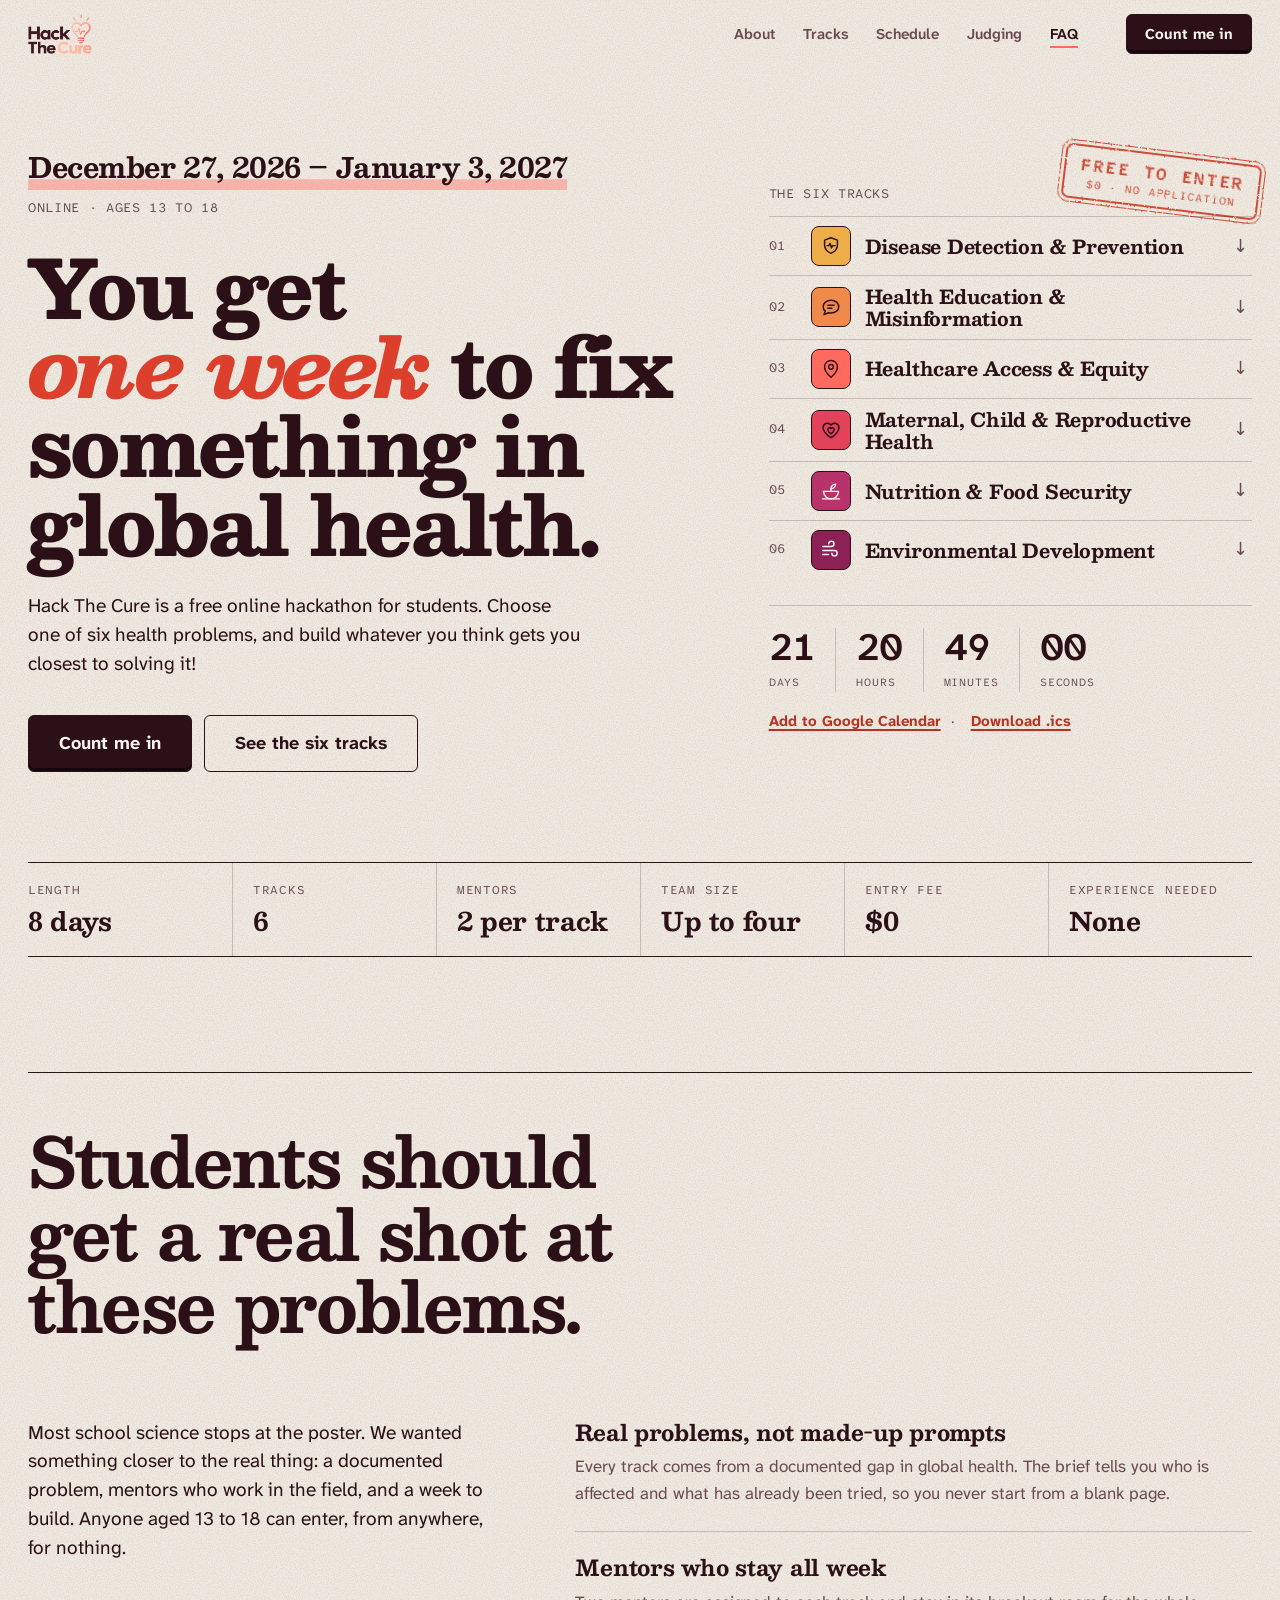
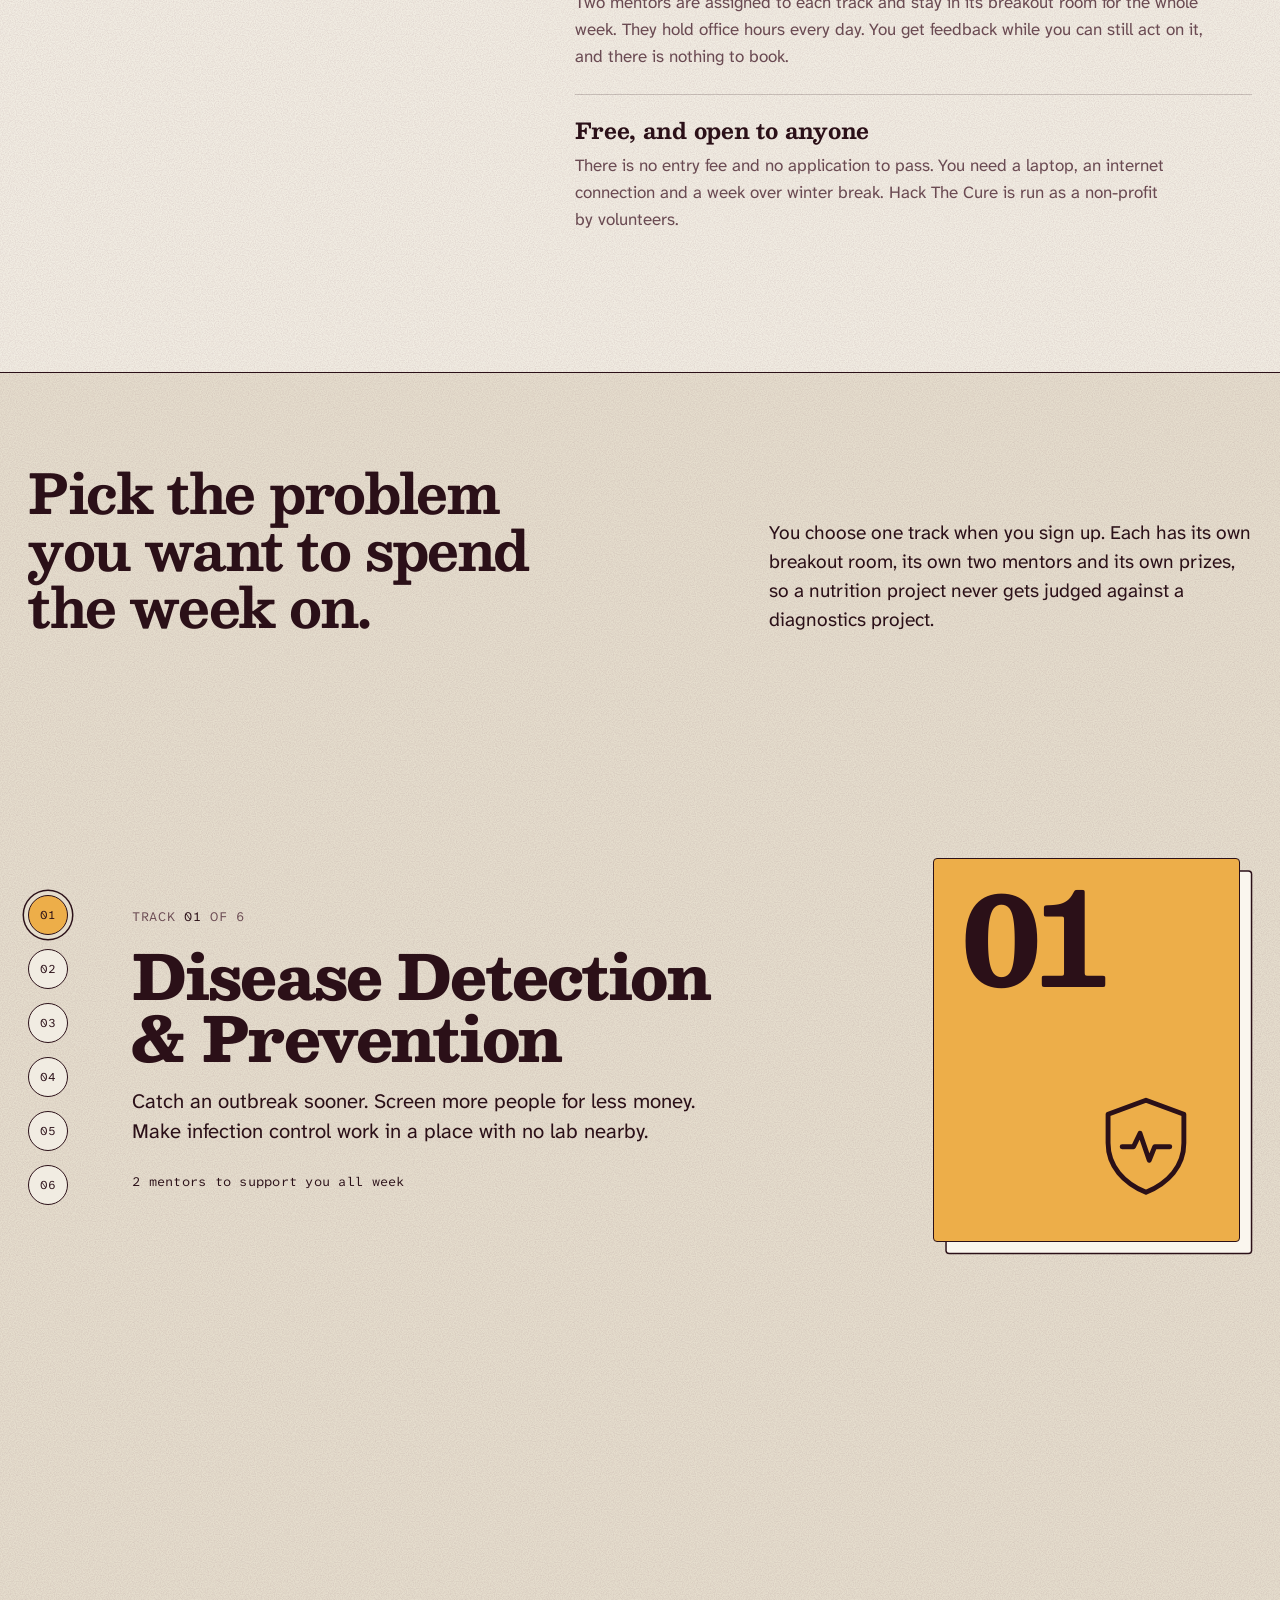
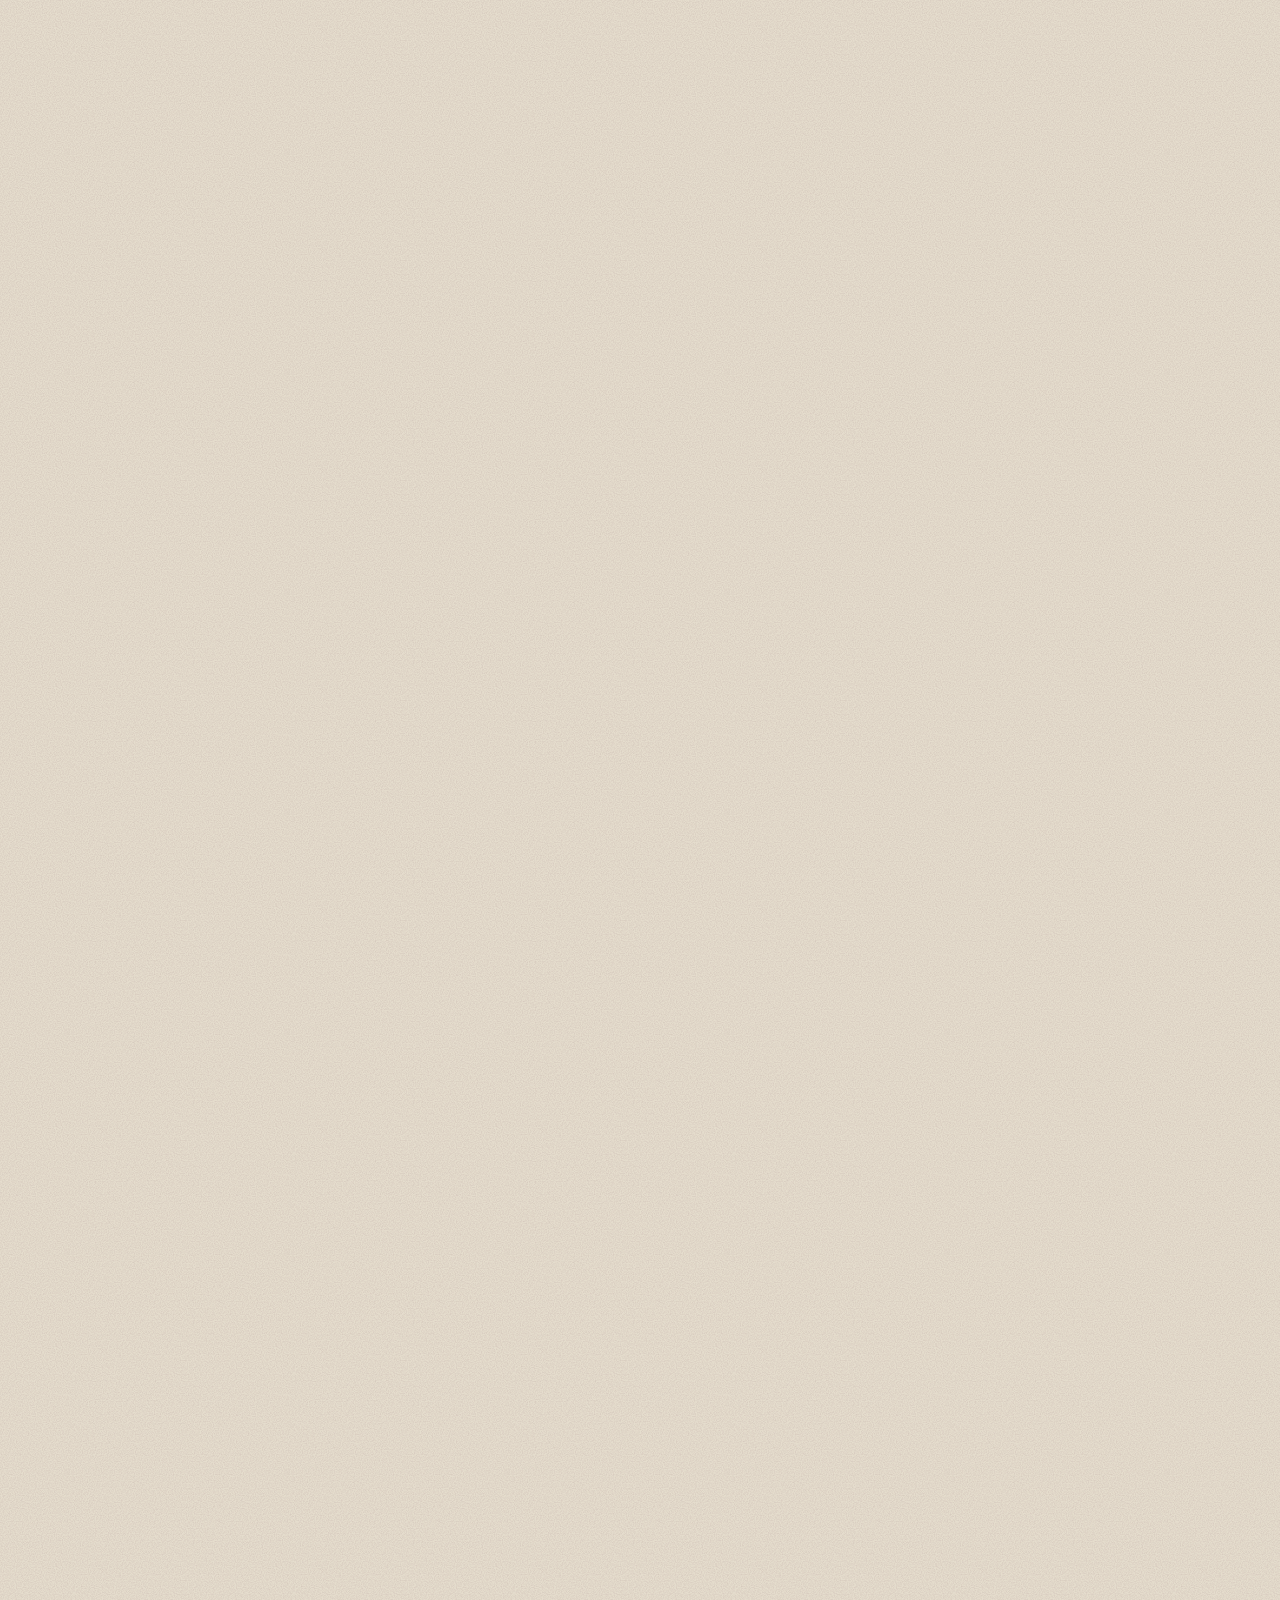
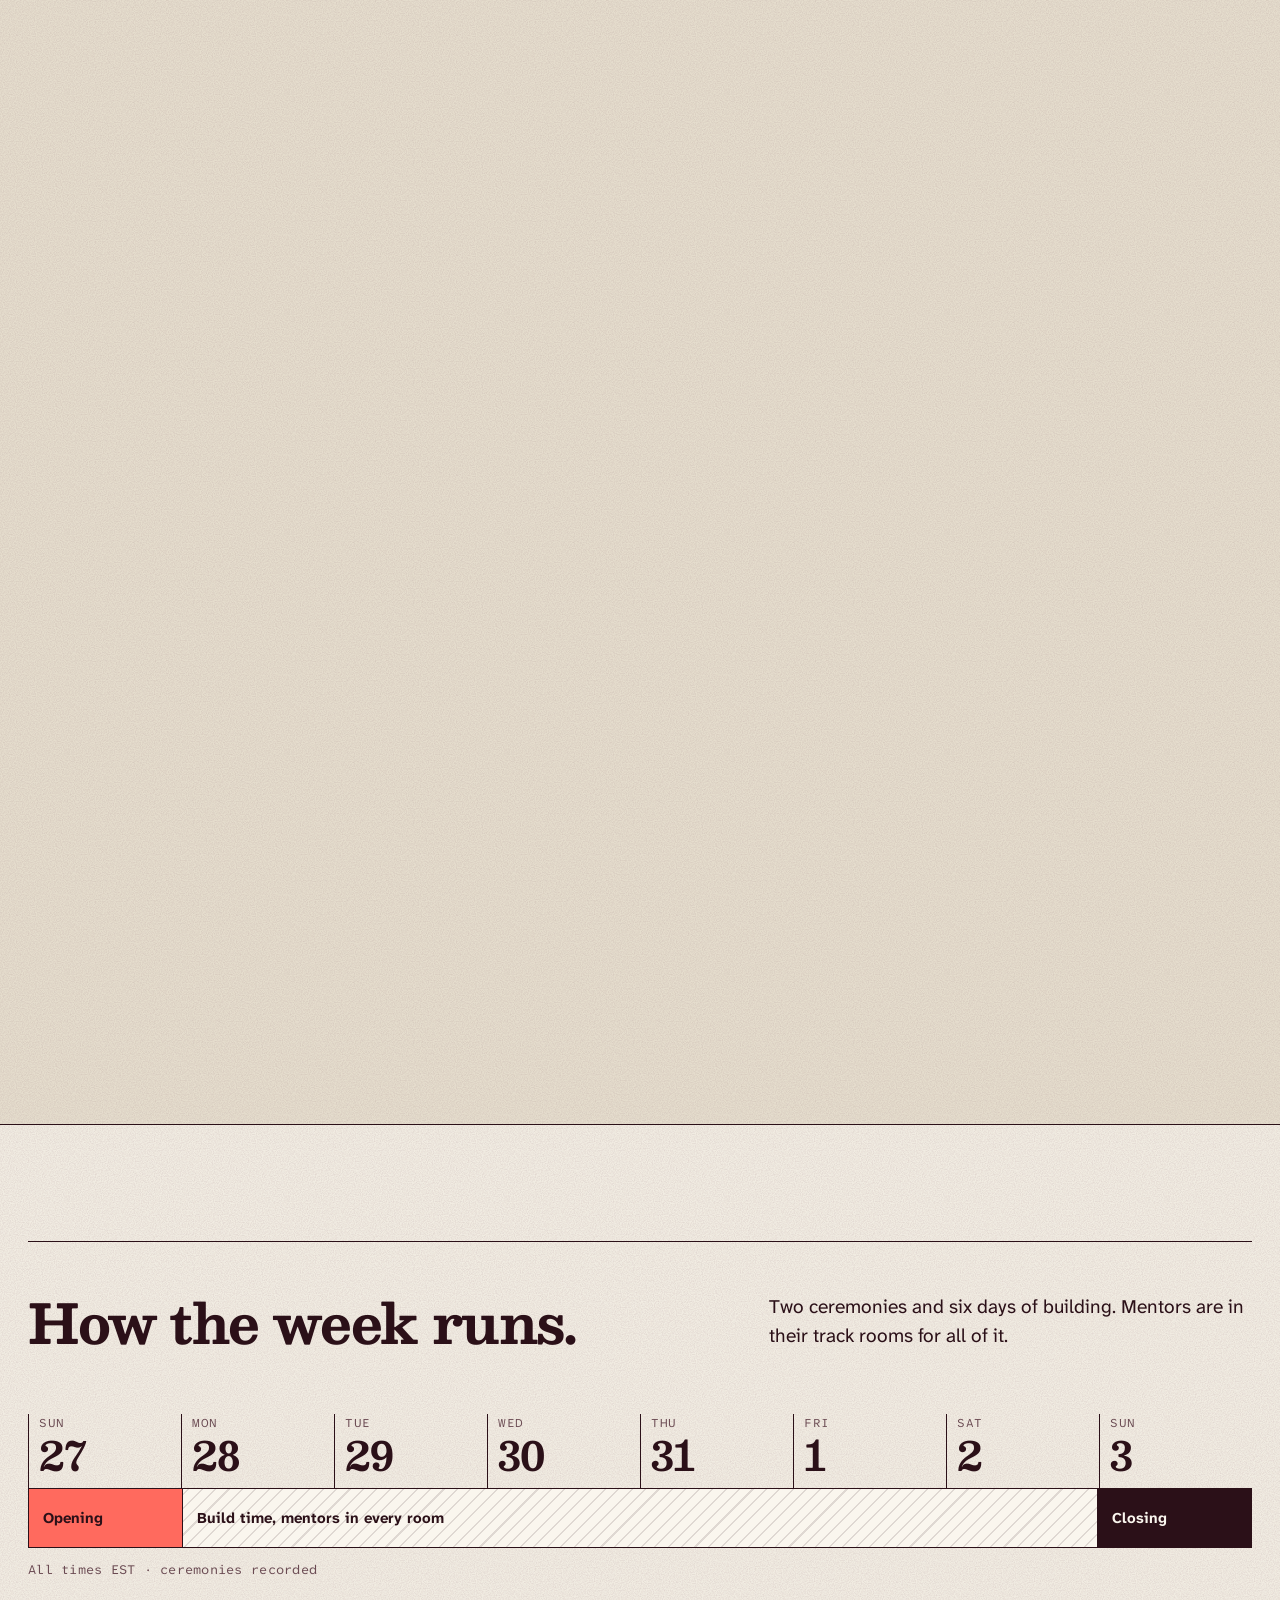
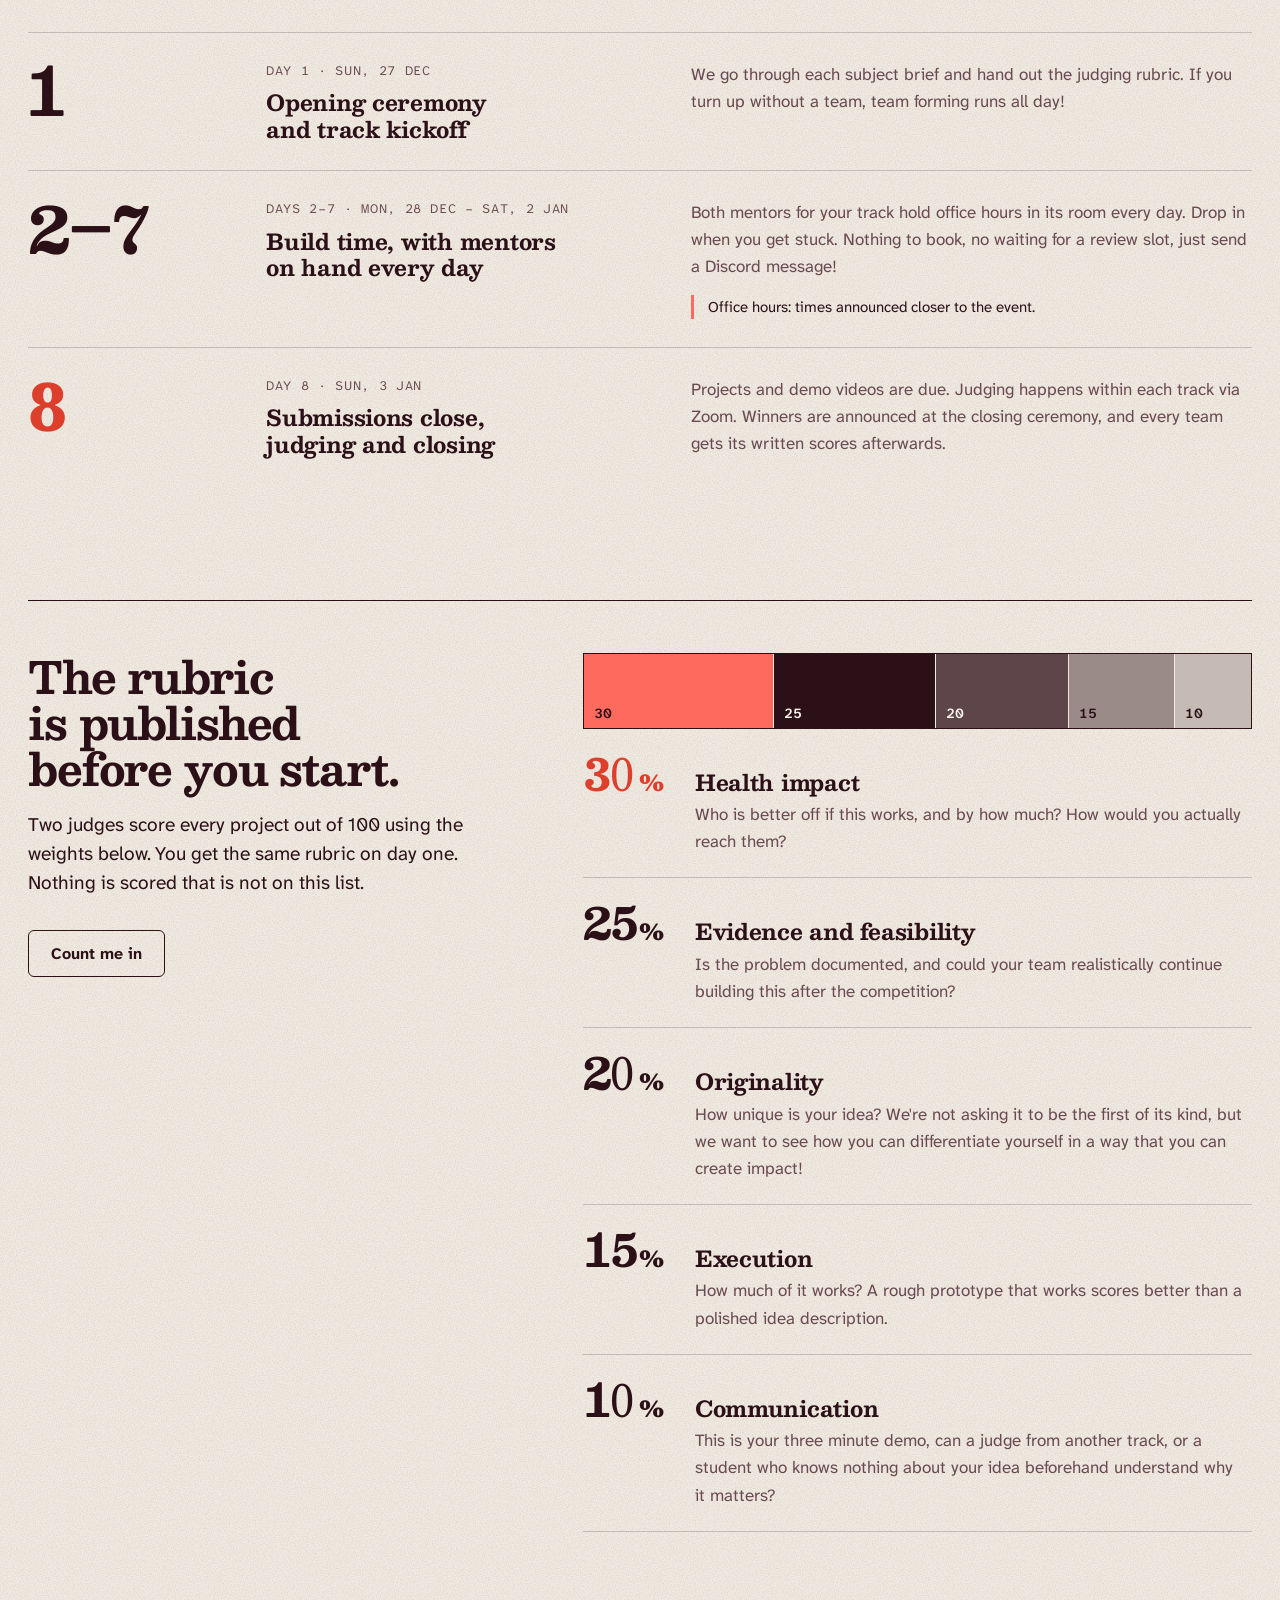
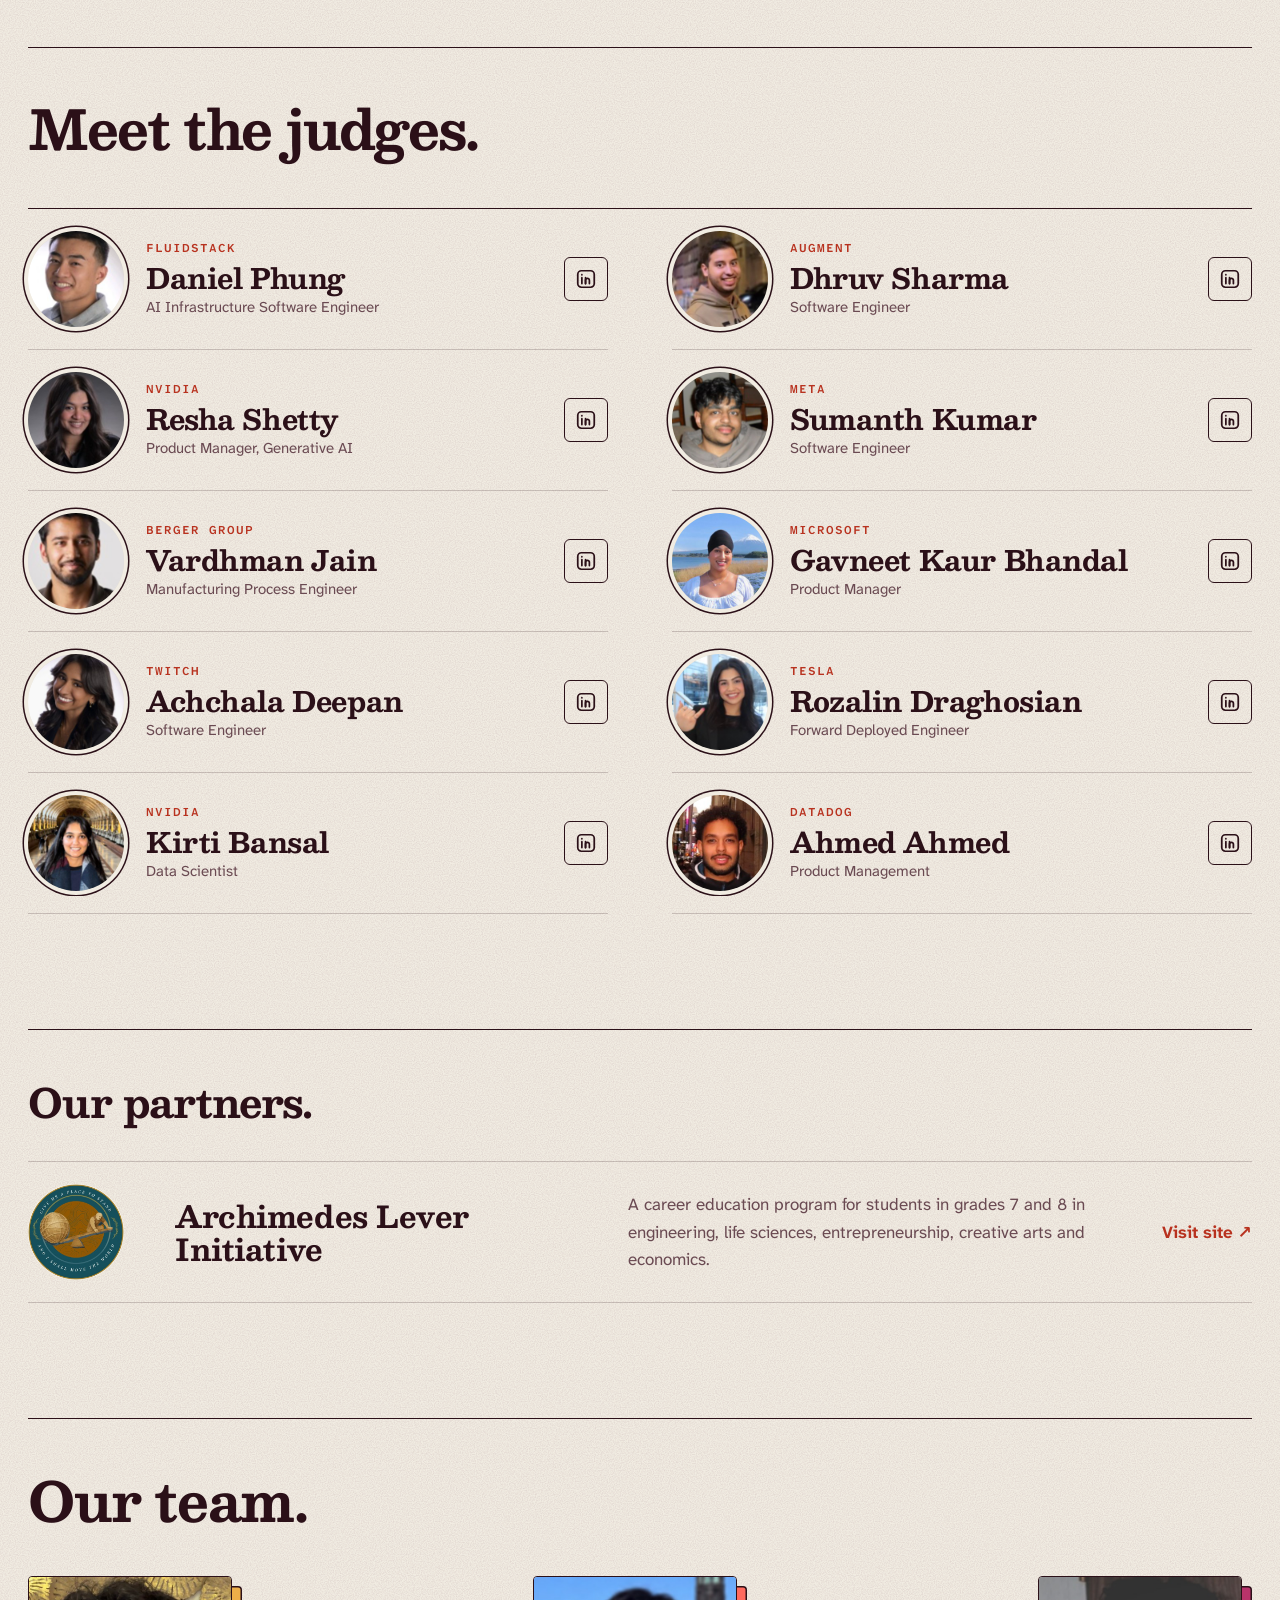
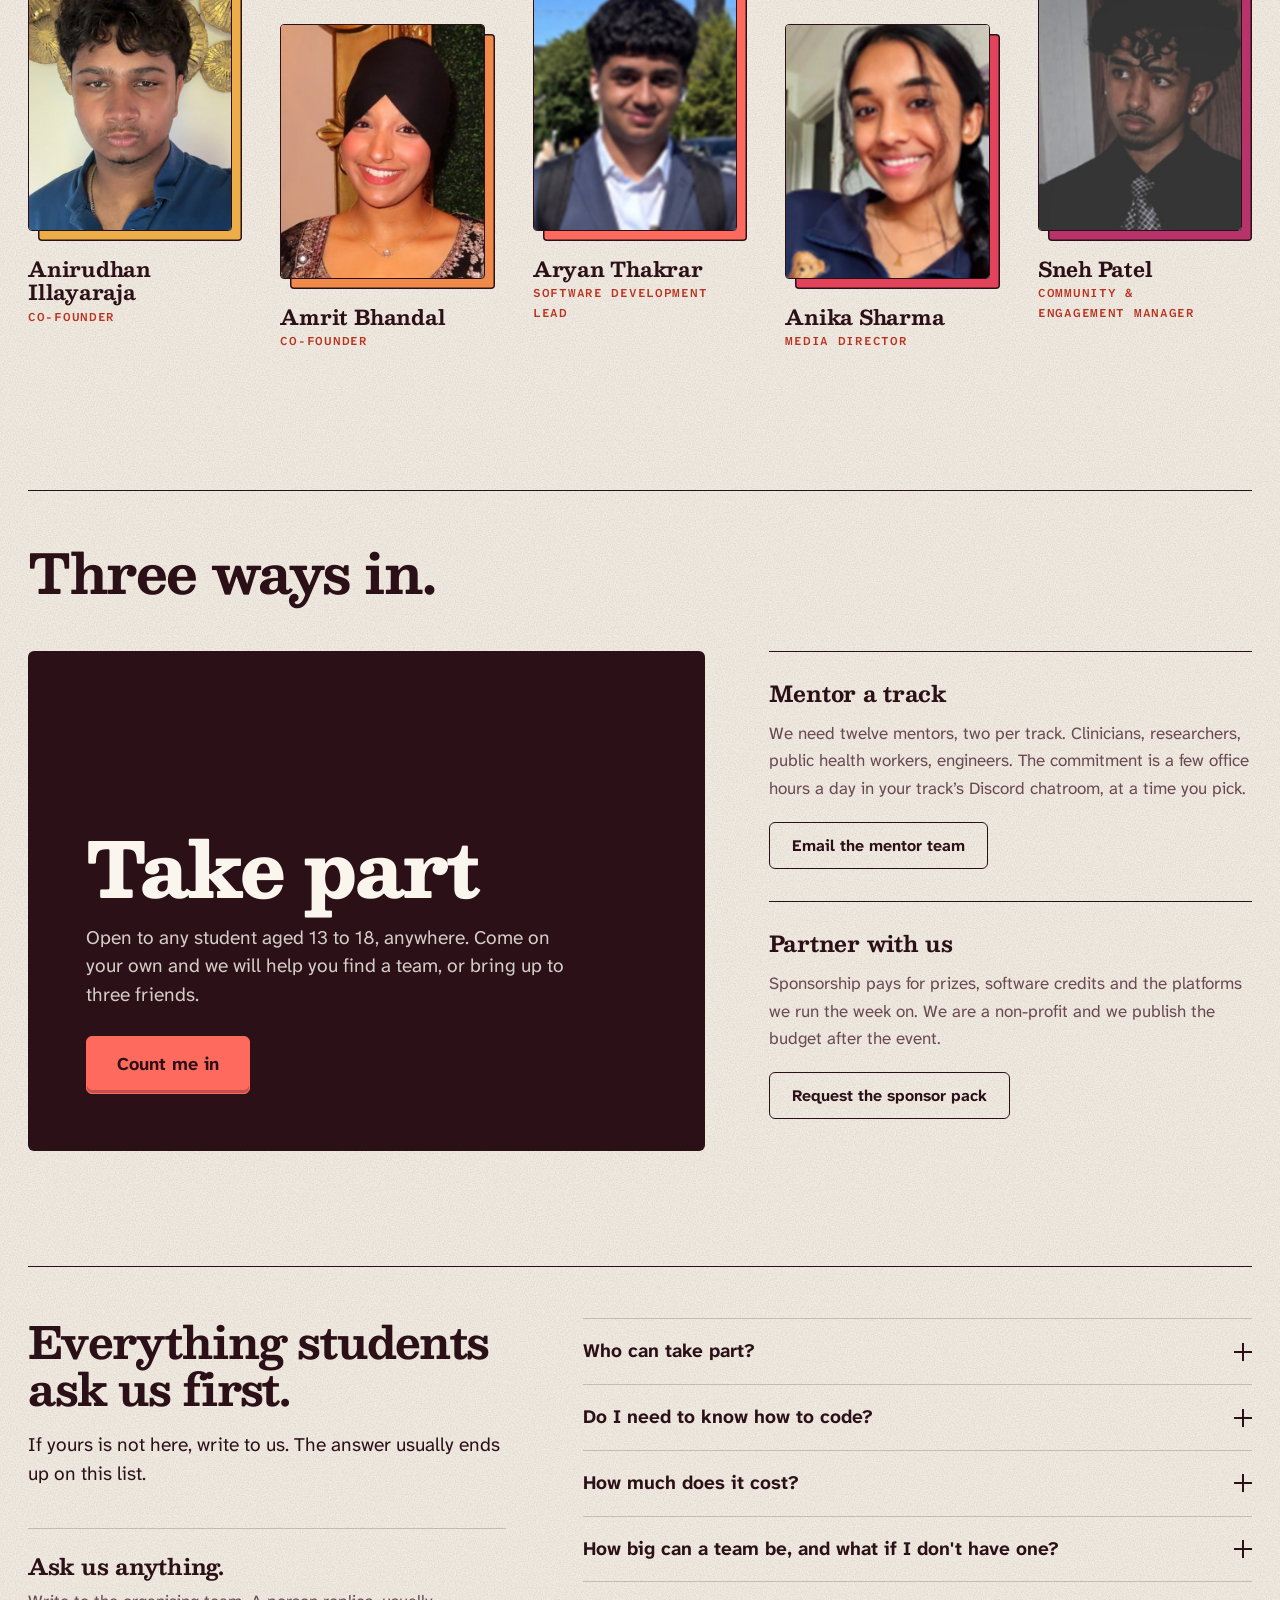
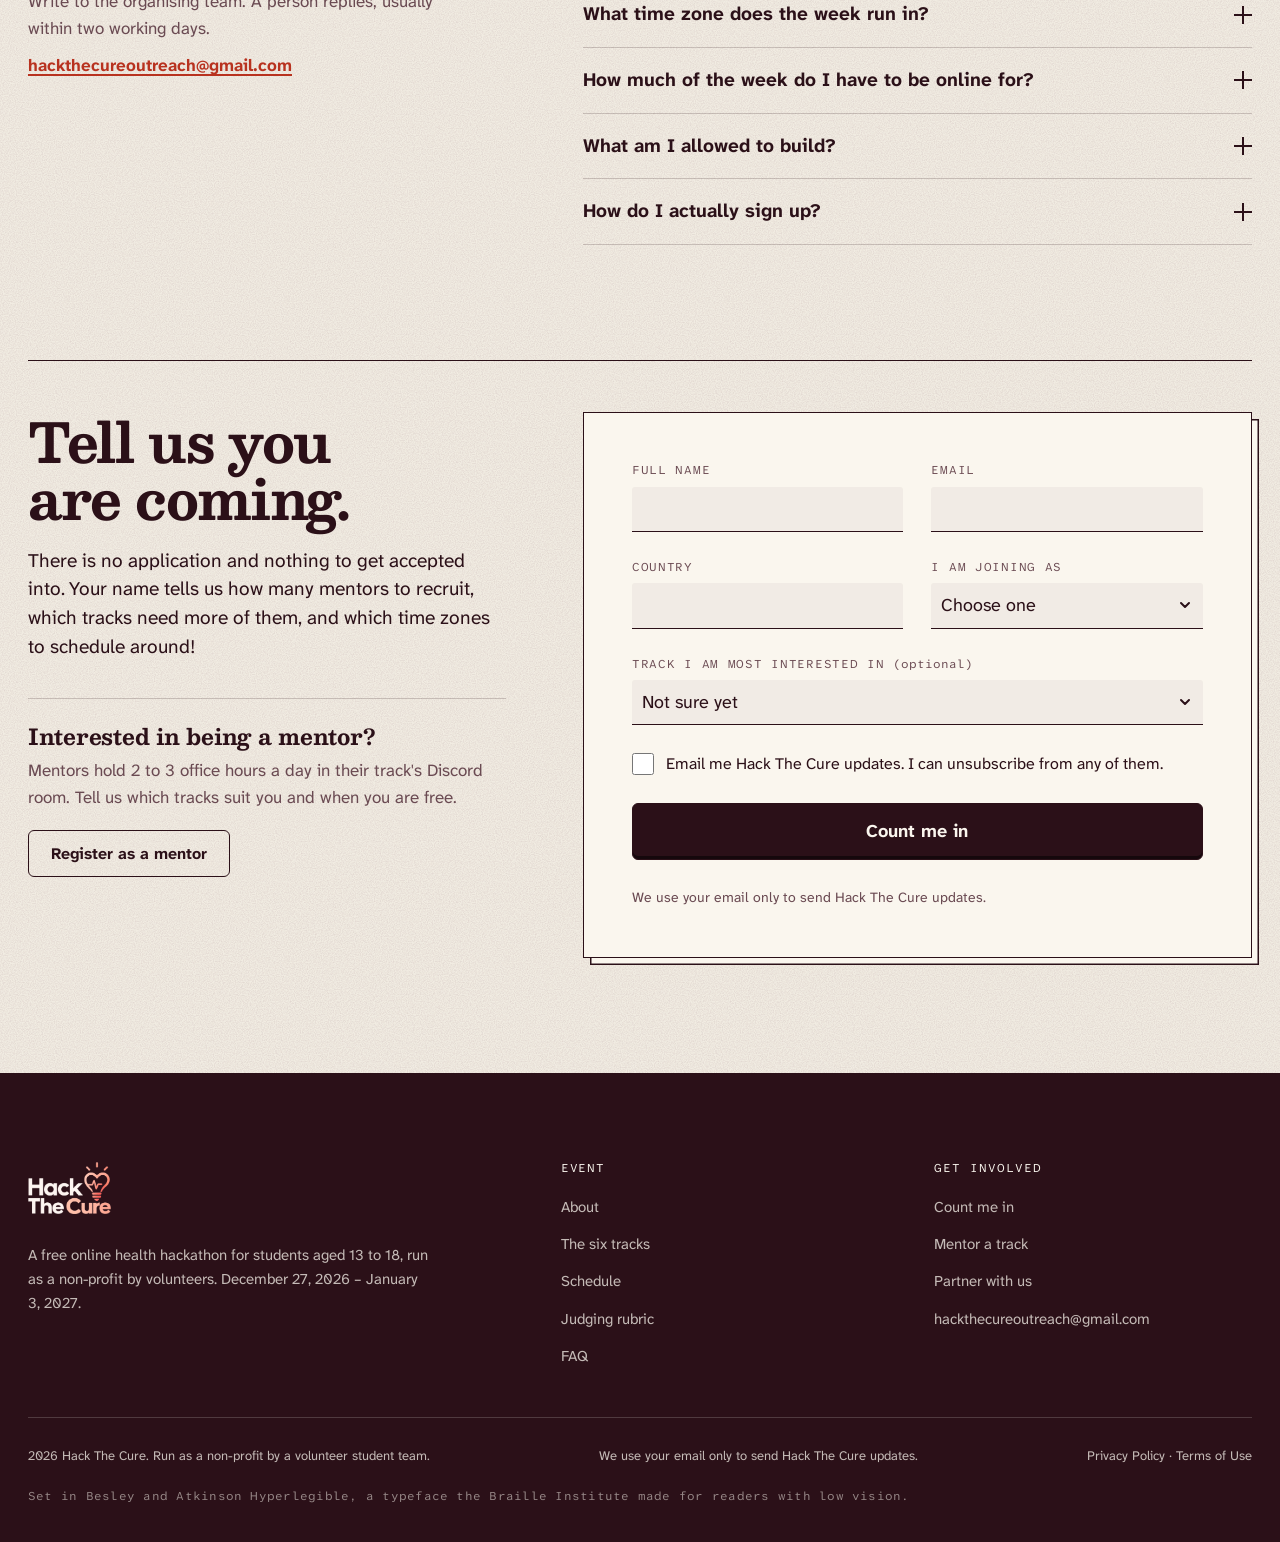
<file: hackthecure-redesign/index.html>
<!DOCTYPE html>
<html lang="en">
<head>
<meta charset="utf-8">
<meta name="viewport" content="width=device-width, initial-scale=1">
<title>Hack The Cure: a free online health hackathon for students</title>
<meta name="description" content="A free online hackathon for students aged 13 to 18. Six global health tracks, two mentors in every room, and one week over winter break to build something that works.">
<link rel="canonical" href="https://hackthecure.world/">

<meta property="og:type" content="website">
<meta property="og:site_name" content="Hack The Cure">
<meta property="og:title" content="Hack The Cure: a free online health hackathon for students">
<meta property="og:description" content="Six global health tracks. Two mentors in every room. One week over winter break to build something that works. Free, and open to any student aged 13 to 18.">
<meta property="og:url" content="https://hackthecure.world/">
<meta property="og:image" content="https://hackthecure.world/assets/og-image.png">
<meta property="og:image:width" content="1200">
<meta property="og:image:height" content="630">
<meta property="og:image:alt" content="Hack The Cure. A one-week online hackathon where students build for global health.">
<meta name="twitter:card" content="summary_large_image">
<meta name="twitter:title" content="Hack The Cure: a free online health hackathon for students">
<meta name="twitter:description" content="Six global health tracks. Two mentors in every room. One week over winter break to build something that works.">
<meta name="twitter:image" content="https://hackthecure.world/assets/og-image.png">

<meta name="theme-color" content="#F1ECE2">
<link rel="icon" href="assets/favicon.svg" type="image/svg+xml">
<link rel="icon" href="assets/favicon-32.png" sizes="32x32" type="image/png">
<link rel="apple-touch-icon" href="assets/apple-touch-icon.png">
<link rel="manifest" href="site.webmanifest">

<link rel="preconnect" href="https://fonts.googleapis.com">
<link rel="preconnect" href="https://fonts.gstatic.com" crossorigin>
<link rel="stylesheet" href="https://fonts.googleapis.com/css2?family=Atkinson+Hyperlegible+Mono:wght@400;600&family=Atkinson+Hyperlegible+Next:ital,wght@0,400;0,600;0,700;1,400&family=Besley:ital,wght@0,500;0,700;0,800;1,700;1,800&display=swap">
<link rel="stylesheet" href="css/styles.css">

<script type="application/ld+json">
{
  "@context": "https://schema.org",
  "@type": "Event",
  "name": "Hack The Cure",
  "description": "A free one-week online global health hackathon for students aged 13 to 18, with six tracks and two mentors per track.",
  "startDate": "2026-12-27",
  "endDate": "2027-01-03",
  "eventAttendanceMode": "https://schema.org/OnlineEventAttendanceMode",
  "eventStatus": "https://schema.org/EventScheduled",
  "image": "https://hackthecure.world/assets/og-image.png",
  "location": {
    "@type": "VirtualLocation",
    "url": "https://hackthecure.world/"
  },
  "organizer": {
    "@type": "Organization",
    "name": "Hack The Cure",
    "url": "https://hackthecure.world/"
  },
  "isAccessibleForFree": true,
  "offers": {
    "@type": "Offer",
    "price": "0",
    "priceCurrency": "USD",
    "availability": "https://schema.org/InStock",
    "url": "https://hackthecure.world/#waitlist"
  }
}
</script>
</head>
<body>

<a class="skip-link" href="#main">Skip to content</a>

<!-- Roughens the edge of the one rubber stamp on the page. -->
<svg class="visually-hidden" width="0" height="0" aria-hidden="true" focusable="false">
  <filter id="stamp-rough">
    <feTurbulence type="fractalNoise" baseFrequency="0.85" numOctaves="2" seed="4" result="noise"/>
    <feDisplacementMap in="SourceGraphic" in2="noise" scale="2.4"/>
  </filter>
</svg>

<!-- ======================================================== navigation -->
<header class="nav">
  <div class="wrap nav__inner">
    <a class="nav__logo" href="#top" aria-label="Hack The Cure, home">
      <img src="assets/hackthecure-logo.png" alt="Hack The Cure" width="1000" height="628">
    </a>

    <nav class="nav__links" aria-label="Sections">
      <a class="nav__link" href="#about">About</a>
      <a class="nav__link" href="#tracks">Tracks</a>
      <a class="nav__link" href="#schedule">Schedule</a>
      <a class="nav__link" href="#judging">Judging</a>
      <a class="nav__link" href="#faq">FAQ</a>
    </nav>

    <a class="btn btn--primary nav__cta" href="#waitlist">Count me in</a>

    <button class="nav__toggle" type="button" aria-expanded="false" aria-controls="nav-panel" aria-label="Open menu">
      <span></span><span></span><span></span>
    </button>
  </div>
</header>

<div class="nav__panel" id="nav-panel">
  <nav aria-label="Sections, mobile">
    <ul>
      <li><a href="#about">About</a></li>
      <li><a href="#tracks">Tracks</a></li>
      <li><a href="#schedule">Schedule</a></li>
      <li><a href="#judging">Judging</a></li>
      <li><a href="#involved">Get involved</a></li>
      <li><a href="#faq">FAQ</a></li>
    </ul>
    <a class="btn btn--primary btn--block" href="#waitlist">Count me in</a>
  </nav>
</div>

<main id="main">

<!-- ============================================================== hero -->
<section class="hero" id="top">
  <div class="wrap hero__grid">
    <div class="hero__copy">
      <p class="hero__when">
        <span class="hero__date" data-event-date>December 27, 2026 – January 3, 2027</span>
        <span class="label">Online · Ages 13 to 18</span>
      </p>

      <h1>You get <em>one week</em> to fix something in global health.</h1>

      <p class="lede hero__lede">
        Hack The Cure is a free online hackathon for students. Choose one of six health problems, and build whatever you think gets you closest to solving it!
      </p>

      <div class="hero__actions">
        <a class="btn btn--primary btn--lg" href="#waitlist">Count me in</a>
        <a class="btn btn--lg" href="#tracks">See the six tracks</a>
      </div>
    </div>

    <div class="hero__side">
      <p class="stamp" aria-hidden="true"><strong>Free to enter</strong><span>$0 · no application</span></p>

      <!-- The six tracks as a contents list. Each row jumps to its track. -->
      <nav class="trackindex" aria-label="The six tracks">
        <p class="label trackindex__title">The six tracks</p>
        <ol>
          <li><a href="#track-1">
            <span class="trackindex__num">01</span>
            <span class="trackindex__chip" aria-hidden="true"><svg viewBox="0 0 24 24" fill="none" stroke="currentColor" stroke-width="1.6" stroke-linecap="round" stroke-linejoin="round"><path d="M12 3 5 5.6v5.3c0 4.3 2.9 7.4 7 9.1 4.1-1.7 7-4.8 7-9.1V5.6L12 3Z"/><path d="M7.6 11.6h2.1l1.2-2.5 1.7 5 1-2.5h2.8"/></svg></span>
            <span class="trackindex__name">Disease Detection &amp; Prevention</span>
            <span class="trackindex__go" aria-hidden="true">&darr;</span>
          </a></li>
          <li><a href="#track-2">
            <span class="trackindex__num">02</span>
            <span class="trackindex__chip" aria-hidden="true"><svg viewBox="0 0 24 24" fill="none" stroke="currentColor" stroke-width="1.6" stroke-linecap="round" stroke-linejoin="round"><path d="M20.5 11.6c0 3.9-3.8 7-8.5 7-.9 0-1.8-.1-2.6-.3l-5 1.9 1.3-3.6C4 15.4 3.5 13.6 3.5 11.6c0-3.9 3.8-7 8.5-7s8.5 3.1 8.5 7Z"/><path d="M8.6 10.2h6.8M8.6 13.4h4.4"/></svg></span>
            <span class="trackindex__name">Health Education &amp; Misinformation</span>
            <span class="trackindex__go" aria-hidden="true">&darr;</span>
          </a></li>
          <li><a href="#track-3">
            <span class="trackindex__num">03</span>
            <span class="trackindex__chip" aria-hidden="true"><svg viewBox="0 0 24 24" fill="none" stroke="currentColor" stroke-width="1.6" stroke-linecap="round" stroke-linejoin="round"><path d="M12 21s7-6 7-11.3A7 7 0 0 0 5 9.7C5 15 12 21 12 21Z"/><circle cx="12" cy="9.6" r="2.6"/></svg></span>
            <span class="trackindex__name">Healthcare Access &amp; Equity</span>
            <span class="trackindex__go" aria-hidden="true">&darr;</span>
          </a></li>
          <li><a href="#track-4">
            <span class="trackindex__num">04</span>
            <span class="trackindex__chip" aria-hidden="true"><svg viewBox="0 0 24 24" fill="none" stroke="currentColor" stroke-width="1.6" stroke-linecap="round" stroke-linejoin="round"><path d="M12 20.4S3.4 15.2 3.4 9.6A4.7 4.7 0 0 1 12 6.7a4.7 4.7 0 0 1 8.6 2.9c0 5.6-8.6 10.8-8.6 10.8Z"/><path d="M12 16.1s-3.5-2.2-3.5-4.6a2 2 0 0 1 3.5-1.2 2 2 0 0 1 3.5 1.2c0 2.4-3.5 4.6-3.5 4.6Z"/></svg></span>
            <span class="trackindex__name">Maternal, Child &amp; Reproductive Health</span>
            <span class="trackindex__go" aria-hidden="true">&darr;</span>
          </a></li>
          <li><a href="#track-5">
            <span class="trackindex__num">05</span>
            <span class="trackindex__chip" aria-hidden="true"><svg viewBox="0 0 24 24" fill="none" stroke="currentColor" stroke-width="1.6" stroke-linecap="round" stroke-linejoin="round"><path d="M3.8 12.4h16.4a8.2 8.2 0 0 1-16.4 0Z"/><path d="M2.8 20.6h18.4"/><path d="M12 9.4c0-2.7 2.2-4.9 4.9-4.9 0 2.7-2.2 4.9-4.9 4.9Z"/><path d="M12 9.4v3"/></svg></span>
            <span class="trackindex__name">Nutrition &amp; Food Security</span>
            <span class="trackindex__go" aria-hidden="true">&darr;</span>
          </a></li>
          <li><a href="#track-6">
            <span class="trackindex__num">06</span>
            <span class="trackindex__chip" aria-hidden="true"><svg viewBox="0 0 24 24" fill="none" stroke="currentColor" stroke-width="1.6" stroke-linecap="round" stroke-linejoin="round"><path d="M3 8.2h9.4a2.9 2.9 0 1 0-2.9-2.9"/><path d="M3 12.6h12.8a2.9 2.9 0 1 1-2.9 2.9"/><path d="M3 17h6.2"/></svg></span>
            <span class="trackindex__name">Environmental Development</span>
            <span class="trackindex__go" aria-hidden="true">&darr;</span>
          </a></li>
        </ol>
      </nav>

      <div class="countdown" id="countdown" hidden>
        <div class="countdown__unit">
          <span class="countdown__value is-skeleton" data-unit="days">00</span>
          <span class="countdown__label">Days</span>
        </div>
        <div class="countdown__unit">
          <span class="countdown__value is-skeleton" data-unit="hours">00</span>
          <span class="countdown__label">Hours</span>
        </div>
        <div class="countdown__unit">
          <span class="countdown__value is-skeleton" data-unit="minutes">00</span>
          <span class="countdown__label">Minutes</span>
        </div>
        <div class="countdown__unit">
          <span class="countdown__value is-skeleton" data-unit="seconds">00</span>
          <span class="countdown__label">Seconds</span>
        </div>
        <p class="countdown__caption">until the opening ceremony</p>
        <div class="countdown__extra">
          <a class="text-link" data-calendar="google" target="_blank" rel="noopener"
             href="https://calendar.google.com/calendar/render?action=TEMPLATE&amp;text=Hack+The+Cure&amp;dates=20261227/20270104">Add to Google Calendar</a>
          <span aria-hidden="true">·</span>
          <button class="text-link" type="button" data-calendar="ics">Download .ics</button>
        </div>
      </div>
    </div>
  </div>

  <div class="wrap">
    <dl class="facts">
      <div><dt>Length</dt><dd><span data-event-days>8</span> days</dd></div>
      <div><dt>Tracks</dt><dd>6</dd></div>
      <div><dt>Mentors</dt><dd>2 per track</dd></div>
      <div><dt>Team size</dt><dd>Up to four</dd></div>
      <div><dt>Entry fee</dt><dd>$0</dd></div>
      <div><dt>Experience needed</dt><dd>None</dd></div>
    </dl>
  </div>
</section>

<!-- ============================================================= about -->
<section class="section about" id="about">
  <div class="wrap">
    <h2>Students should get a real shot at these problems.</h2>

    <div class="about__body">
      <p class="lede">
        Most school science stops at the poster. We wanted something closer to the real
        thing: a documented problem, mentors who work in the field, and a week to build.
        Anyone aged 13 to 18 can enter, from anywhere, for nothing.
      </p>

      <ol class="claims">
        <li class="claim">
          <h3>Real problems, not made-up prompts</h3>
          <p>
            Every track comes from a documented gap in global health. The brief tells you
            who is affected and what has already been tried, so you never start from a
            blank page.
          </p>
        </li>
        <li class="claim">
          <h3>Mentors who stay all week</h3>
          <p>
            Two mentors are assigned to each track and stay in its breakout room for the
            whole week. They hold office hours every day. You get feedback while you can
            still act on it, and there is nothing to book.
          </p>
        </li>
        <li class="claim">
          <h3>Free, and open to anyone</h3>
          <p>
            There is no entry fee and no application to pass. You need a laptop, an
            internet connection and a week over winter break. Hack The Cure is run as a
            non-profit by volunteers.
          </p>
        </li>
      </ol>
    </div>
  </div>
</section>

<!-- ============================================================ tracks -->
<section class="tracks" id="tracks">
  <div class="wrap head">
    <h2>Pick the problem you want to spend the week on.</h2>
    <p class="lede">
      You choose one track when you sign up. Each has its own breakout room, its
      own two mentors and its own prizes, so a nutrition project never gets judged
      against a diagnostics project.
    </p>
  </div>

  <div class="trackreel" id="trackreel" data-count="6">
    <div class="trackreel__stage">
      <div class="wrap trackreel__inner">

        <ol class="trackreel__rail" aria-label="Jump to a track">
          <li><button class="trackreel__pip" type="button" data-goto="0" aria-label="Track 1, Disease Detection and Prevention"><span>01</span></button></li>
          <li><button class="trackreel__pip" type="button" data-goto="1" aria-label="Track 2, Health Education and Misinformation"><span>02</span></button></li>
          <li><button class="trackreel__pip" type="button" data-goto="2" aria-label="Track 3, Healthcare Access and Equity"><span>03</span></button></li>
          <li><button class="trackreel__pip" type="button" data-goto="3" aria-label="Track 4, Maternal, Child and Reproductive Health"><span>04</span></button></li>
          <li><button class="trackreel__pip" type="button" data-goto="4" aria-label="Track 5, Nutrition and Food Security"><span>05</span></button></li>
          <li><button class="trackreel__pip" type="button" data-goto="5" aria-label="Track 6, Environmental Development"><span>06</span></button></li>
        </ol>

        <div class="trackreel__panels">
          <article class="trackpanel is-active" id="track-1" data-index="0">
            <div class="trackpanel__body">
              <p class="trackpanel__index label"><span>Track</span> 01 <span class="trackpanel__of">of 6</span></p>
              <h3>Disease Detection &amp; Prevention</h3>
              <p class="trackpanel__blurb">Catch an outbreak sooner. Screen more people for less money. Make infection control work in a place with no lab nearby.</p>
              <p class="trackpanel__meta">2 mentors to support you all week</p>
            </div>
            <div class="trackpanel__art" aria-hidden="true">
              <span class="trackpanel__num">01</span>
              <svg viewBox="0 0 24 24" fill="none" stroke="currentColor" stroke-width="1.1" stroke-linecap="round" stroke-linejoin="round"><path d="M12 3 5 5.6v5.3c0 4.3 2.9 7.4 7 9.1 4.1-1.7 7-4.8 7-9.1V5.6L12 3Z"/><path d="M7.6 11.6h2.1l1.2-2.5 1.7 5 1-2.5h2.8"/></svg>
            </div>
          </article>
          <article class="trackpanel" id="track-2" data-index="1">
            <div class="trackpanel__body">
              <p class="trackpanel__index label"><span>Track</span> 02 <span class="trackpanel__of">of 6</span></p>
              <h3>Health Education &amp; Misinformation</h3>
              <p class="trackpanel__blurb">Good health advice is hard to find and harder to trust. Make it easier to read, easier to check, and available in more languages.</p>
              <p class="trackpanel__meta">2 mentors to support you all week</p>
            </div>
            <div class="trackpanel__art" aria-hidden="true">
              <span class="trackpanel__num">02</span>
              <svg viewBox="0 0 24 24" fill="none" stroke="currentColor" stroke-width="1.1" stroke-linecap="round" stroke-linejoin="round"><path d="M20.5 11.6c0 3.9-3.8 7-8.5 7-.9 0-1.8-.1-2.6-.3l-5 1.9 1.3-3.6C4 15.4 3.5 13.6 3.5 11.6c0-3.9 3.8-7 8.5-7s8.5 3.1 8.5 7Z"/><path d="M8.6 10.2h6.8M8.6 13.4h4.4"/></svg>
            </div>
          </article>
          <article class="trackpanel" id="track-3" data-index="2">
            <div class="trackpanel__body">
              <p class="trackpanel__index label"><span>Track</span> 03 <span class="trackpanel__of">of 6</span></p>
              <h3>Healthcare Access &amp; Equity</h3>
              <p class="trackpanel__blurb">Distance, cost and a missing bus route keep people away from care. Close that gap for someone the system tends to skip.</p>
              <p class="trackpanel__meta">2 mentors to support you all week</p>
            </div>
            <div class="trackpanel__art" aria-hidden="true">
              <span class="trackpanel__num">03</span>
              <svg viewBox="0 0 24 24" fill="none" stroke="currentColor" stroke-width="1.1" stroke-linecap="round" stroke-linejoin="round"><path d="M12 21s7-6 7-11.3A7 7 0 0 0 5 9.7C5 15 12 21 12 21Z"/><circle cx="12" cy="9.6" r="2.6"/></svg>
            </div>
          </article>
          <article class="trackpanel" id="track-4" data-index="3">
            <div class="trackpanel__body">
              <p class="trackpanel__index label"><span>Track</span> 04 <span class="trackpanel__of">of 6</span></p>
              <h3>Maternal, Child &amp; Reproductive Health</h3>
              <p class="trackpanel__blurb">Pregnancy, birth and the first years of life are where small gaps do the most damage. Pick one and close it.</p>
              <p class="trackpanel__meta">2 mentors to support you all week</p>
            </div>
            <div class="trackpanel__art" aria-hidden="true">
              <span class="trackpanel__num">04</span>
              <svg viewBox="0 0 24 24" fill="none" stroke="currentColor" stroke-width="1.1" stroke-linecap="round" stroke-linejoin="round"><path d="M12 20.4S3.4 15.2 3.4 9.6A4.7 4.7 0 0 1 12 6.7a4.7 4.7 0 0 1 8.6 2.9c0 5.6-8.6 10.8-8.6 10.8Z"/><path d="M12 16.1s-3.5-2.2-3.5-4.6a2 2 0 0 1 3.5-1.2 2 2 0 0 1 3.5 1.2c0 2.4-3.5 4.6-3.5 4.6Z"/></svg>
            </div>
          </article>
          <article class="trackpanel" id="track-5" data-index="4">
            <div class="trackpanel__body">
              <p class="trackpanel__index label"><span>Track</span> 05 <span class="trackpanel__of">of 6</span></p>
              <h3>Nutrition &amp; Food Security</h3>
              <p class="trackpanel__blurb">Hunger is rarely only a shortage of food. Work on the price, the distance, or the specific nutrients a community is missing.</p>
              <p class="trackpanel__meta">2 mentors to support you all week</p>
            </div>
            <div class="trackpanel__art" aria-hidden="true">
              <span class="trackpanel__num">05</span>
              <svg viewBox="0 0 24 24" fill="none" stroke="currentColor" stroke-width="1.1" stroke-linecap="round" stroke-linejoin="round"><path d="M3.8 12.4h16.4a8.2 8.2 0 0 1-16.4 0Z"/><path d="M2.8 20.6h18.4"/><path d="M12 9.4c0-2.7 2.2-4.9 4.9-4.9 0 2.7-2.2 4.9-4.9 4.9Z"/><path d="M12 9.4v3"/></svg>
            </div>
          </article>
          <article class="trackpanel" id="track-6" data-index="5">
            <div class="trackpanel__body">
              <p class="trackpanel__index label"><span>Track</span> 06 <span class="trackpanel__of">of 6</span></p>
              <h3>Environmental Development</h3>
              <p class="trackpanel__blurb">Air, heat and pollution damage health long before anyone sees a doctor. Push for cleaner, more sustainable energy, cut exposure to toxic chemicals and waste, or make those risks easier to see and easier to avoid.</p>
              <p class="trackpanel__meta">2 mentors to support you all week</p>
            </div>
            <div class="trackpanel__art" aria-hidden="true">
              <span class="trackpanel__num">06</span>
              <svg viewBox="0 0 24 24" fill="none" stroke="currentColor" stroke-width="1.1" stroke-linecap="round" stroke-linejoin="round"><path d="M3 8.2h9.4a2.9 2.9 0 1 0-2.9-2.9"/><path d="M3 12.6h12.8a2.9 2.9 0 1 1-2.9 2.9"/><path d="M3 17h6.2"/></svg>
            </div>
          </article>
        </div>
      </div>
    </div>
  </div>
</section>

<!-- ========================================================== schedule -->
<section class="section schedule" id="schedule">
  <div class="wrap">
    <div class="head">
      <h2>How the week runs.</h2>
      <p class="lede">
        Two ceremonies and six days of building. Mentors are in their track rooms
        for all of it.
      </p>
    </div>

    <figure class="week" id="week">
      <ol class="week__days" id="week-days" aria-hidden="true">
        <li class="week__day"><span class="week__dow">Sun</span><span class="week__num">27</span></li>
        <li class="week__day"><span class="week__dow">Mon</span><span class="week__num">28</span></li>
        <li class="week__day"><span class="week__dow">Tue</span><span class="week__num">29</span></li>
        <li class="week__day"><span class="week__dow">Wed</span><span class="week__num">30</span></li>
        <li class="week__day"><span class="week__dow">Thu</span><span class="week__num">31</span></li>
        <li class="week__day"><span class="week__dow">Fri</span><span class="week__num">1</span></li>
        <li class="week__day"><span class="week__dow">Sat</span><span class="week__num">2</span></li>
        <li class="week__day"><span class="week__dow">Sun</span><span class="week__num">3</span></li>
      </ol>
      <div class="week__bars" aria-hidden="true">
        <span class="week__bar week__bar--open"><span>Opening</span></span>
        <span class="week__bar week__bar--build"><span>Build time<span class="week__more">, mentors in every room</span></span></span>
        <span class="week__bar week__bar--close"><span>Closing</span></span>
      </div>
      <figcaption>All times EST · ceremonies recorded</figcaption>
    </figure>

    <ol class="timeline">
      <li class="day">
        <span class="day__marker" aria-hidden="true">1</span>
        <div class="day__title">
          <p class="day__date label"><span data-schedule="first-label">Day 1</span> · <span data-schedule="first-date">Sun 27 Dec</span></p>
          <h3>Opening ceremony and track kickoff</h3>
        </div>
        <div class="day__text">
          <p>
            We go through each subject brief and hand out the judging rubric. If you turn up without a team, team forming runs all day!
          </p>
        </div>
      </li>
      <li class="day">
        <span class="day__marker" aria-hidden="true" data-schedule="middle-marker">2–7</span>
        <div class="day__title">
          <p class="day__date label"><span data-schedule="middle-label">Days 2–7</span> · <span data-schedule="middle-date">Mon 28 Dec – Sat 2 Jan</span></p>
          <h3>Build time, with mentors on hand every day</h3>
        </div>
        <div class="day__text">
          <p>
            Both mentors for your track hold office hours in its room every day. Drop
            in when you get stuck. Nothing to book, no waiting for a review slot, just send a Discord message!
          </p>
          <p class="day__note">
            Office hours: <span data-event-officehours>times announced closer to the event</span>.
          </p>
        </div>
      </li>
      <li class="day day--final">
        <span class="day__marker" aria-hidden="true" data-schedule="last-marker">8</span>
        <div class="day__title">
          <p class="day__date label"><span data-schedule="last-label">Day 8</span> · <span data-schedule="last-date">Sun 3 Jan</span></p>
          <h3>Submissions close, judging and closing</h3>
        </div>
        <div class="day__text">
          <p>
            Projects and demo videos are due. Judging happens within each track via Zoom.
            Winners are announced at the closing ceremony, and every team gets its
            written scores afterwards.
          </p>
        </div>
      </li>
    </ol>
  </div>
</section>

<!-- =========================================================== judging -->
<section class="section judging" id="judging">
  <div class="wrap split">
    <div class="split__aside">
      <h2>The rubric is published before you start.</h2>
      <p class="lede">
        Two judges score every project out of 100 using the weights below. You get
        the same rubric on day one. Nothing is scored that is not on this list.
      </p>
      <a class="btn" href="#waitlist">Count me in</a>
    </div>

    <figure class="rubric">
      <div class="rubric__bar" role="img" aria-label="How the 100 points are split: health impact 30, evidence and feasibility 25, originality 20, execution 15, communication 10.">
        <span style="--w: 30">30</span><span style="--w: 25">25</span><span style="--w: 20">20</span><span style="--w: 15">15</span><span style="--w: 10">10</span>
      </div>

      <ol class="criteria">
        <li class="criterion">
          <p class="criterion__weight">30<span>%</span></p>
          <div>
            <h3>Health impact</h3>
            <p>Who is better off if this works, and by how much? How would you actually reach them?</p>
          </div>
        </li>
        <li class="criterion">
          <p class="criterion__weight">25<span>%</span></p>
          <div>
            <h3>Evidence and feasibility</h3>
            <p>Is the problem documented, and could your team realistically continue building this after the competition?</p>
          </div>
        </li>
        <li class="criterion">
          <p class="criterion__weight">20<span>%</span></p>
          <div>
            <h3>Originality</h3>
            <p>How unique is your idea? We're not asking it to be the first of its kind, but we want to see how you can differentiate yourself in a way that you can create impact!</p>
          </div>
        </li>
        <li class="criterion">
          <p class="criterion__weight">15<span>%</span></p>
          <div>
            <h3>Execution</h3>
            <p>How much of it works? A rough prototype that works scores better than a polished idea description.</p>
          </div>
        </li>
        <li class="criterion">
          <p class="criterion__weight">10<span>%</span></p>
          <div>
            <h3>Communication</h3>
            <p>This is your three minute demo, can a judge from another track, or a student who knows nothing about your idea beforehand understand why it matters?</p>
          </div>
        </li>
      </ol>
    </figure>
  </div>
</section>

<!-- ============================================================ judges -->
<section class="section judges" id="judges">
  <div class="wrap">
    <div class="head">
      <h2>Meet the judges.</h2>
    </div>
    <ul class="judges__list">
      <li class="judge">
        <span class="judge__photo"><img src="assets/judges/daniel-phung.jpg" alt="" width="240" height="240" loading="lazy"></span>
        <div class="judge__text">
          <p class="judge__company">Fluidstack</p>
          <p class="judge__name">Daniel Phung</p>
          <p class="judge__role">AI Infrastructure Software Engineer</p>
        </div>
        <a class="judge__link" href="https://www.linkedin.com/in/daniel-phung-6329821b3" target="_blank" rel="noopener" aria-label="Daniel Phung on LinkedIn"><svg viewBox="0 0 24 24" fill="none" stroke="currentColor" stroke-width="1.9" stroke-linecap="round" stroke-linejoin="round" aria-hidden="true"><rect x="3" y="3" width="18" height="18" rx="4"/><path d="M7.5 10.5V17M7.5 7.3v.1M11.5 17v-3.6a2.1 2.1 0 0 1 4.2 0V17"/><path d="M11.5 10.5V17"/></svg></a>
      </li>
      <li class="judge">
        <span class="judge__photo"><img src="assets/judges/dhruv-sharma.jpg" alt="" width="240" height="240" loading="lazy"></span>
        <div class="judge__text">
          <p class="judge__company">Augment</p>
          <p class="judge__name">Dhruv Sharma</p>
          <p class="judge__role">Software Engineer</p>
        </div>
        <a class="judge__link" href="https://www.linkedin.com/in/dhruv-sharma98" target="_blank" rel="noopener" aria-label="Dhruv Sharma on LinkedIn"><svg viewBox="0 0 24 24" fill="none" stroke="currentColor" stroke-width="1.9" stroke-linecap="round" stroke-linejoin="round" aria-hidden="true"><rect x="3" y="3" width="18" height="18" rx="4"/><path d="M7.5 10.5V17M7.5 7.3v.1M11.5 17v-3.6a2.1 2.1 0 0 1 4.2 0V17"/><path d="M11.5 10.5V17"/></svg></a>
      </li>
      <li class="judge">
        <span class="judge__photo"><img src="assets/judges/resha-shetty.jpg" alt="" width="240" height="240" loading="lazy"></span>
        <div class="judge__text">
          <p class="judge__company">NVIDIA</p>
          <p class="judge__name">Resha Shetty</p>
          <p class="judge__role">Product Manager, Generative AI</p>
        </div>
        <a class="judge__link" href="https://www.linkedin.com/in/resha-shetty" target="_blank" rel="noopener" aria-label="Resha Shetty on LinkedIn"><svg viewBox="0 0 24 24" fill="none" stroke="currentColor" stroke-width="1.9" stroke-linecap="round" stroke-linejoin="round" aria-hidden="true"><rect x="3" y="3" width="18" height="18" rx="4"/><path d="M7.5 10.5V17M7.5 7.3v.1M11.5 17v-3.6a2.1 2.1 0 0 1 4.2 0V17"/><path d="M11.5 10.5V17"/></svg></a>
      </li>
      <li class="judge">
        <span class="judge__photo"><img src="assets/judges/sumanth-kumar.jpg" alt="" width="240" height="240" loading="lazy"></span>
        <div class="judge__text">
          <p class="judge__company">Meta</p>
          <p class="judge__name">Sumanth Kumar</p>
          <p class="judge__role">Software Engineer</p>
        </div>
        <a class="judge__link" href="https://www.linkedin.com/in/sumanthkumar7494" target="_blank" rel="noopener" aria-label="Sumanth Kumar on LinkedIn"><svg viewBox="0 0 24 24" fill="none" stroke="currentColor" stroke-width="1.9" stroke-linecap="round" stroke-linejoin="round" aria-hidden="true"><rect x="3" y="3" width="18" height="18" rx="4"/><path d="M7.5 10.5V17M7.5 7.3v.1M11.5 17v-3.6a2.1 2.1 0 0 1 4.2 0V17"/><path d="M11.5 10.5V17"/></svg></a>
      </li>
      <li class="judge">
        <span class="judge__photo"><img src="assets/judges/vardhman-jain.jpg" alt="" width="240" height="240" loading="lazy"></span>
        <div class="judge__text">
          <p class="judge__company">Berger Group</p>
          <p class="judge__name">Vardhman Jain</p>
          <p class="judge__role">Manufacturing Process Engineer</p>
        </div>
        <a class="judge__link" href="https://www.linkedin.com/in/vardhman-jain-" target="_blank" rel="noopener" aria-label="Vardhman Jain on LinkedIn"><svg viewBox="0 0 24 24" fill="none" stroke="currentColor" stroke-width="1.9" stroke-linecap="round" stroke-linejoin="round" aria-hidden="true"><rect x="3" y="3" width="18" height="18" rx="4"/><path d="M7.5 10.5V17M7.5 7.3v.1M11.5 17v-3.6a2.1 2.1 0 0 1 4.2 0V17"/><path d="M11.5 10.5V17"/></svg></a>
      </li>
      <li class="judge">
        <span class="judge__photo"><img src="assets/judges/gavneet-bhandal.jpg" alt="" width="240" height="240" loading="lazy"></span>
        <div class="judge__text">
          <p class="judge__company">Microsoft</p>
          <p class="judge__name">Gavneet Kaur Bhandal</p>
          <p class="judge__role">Product Manager</p>
        </div>
        <a class="judge__link" href="https://www.linkedin.com/in/gavneetbhandal" target="_blank" rel="noopener" aria-label="Gavneet Kaur Bhandal on LinkedIn"><svg viewBox="0 0 24 24" fill="none" stroke="currentColor" stroke-width="1.9" stroke-linecap="round" stroke-linejoin="round" aria-hidden="true"><rect x="3" y="3" width="18" height="18" rx="4"/><path d="M7.5 10.5V17M7.5 7.3v.1M11.5 17v-3.6a2.1 2.1 0 0 1 4.2 0V17"/><path d="M11.5 10.5V17"/></svg></a>
      </li>
      <li class="judge">
        <span class="judge__photo"><img src="assets/judges/achchala-deepan.jpg" alt="" width="240" height="240" loading="lazy"></span>
        <div class="judge__text">
          <p class="judge__company">Twitch</p>
          <p class="judge__name">Achchala Deepan</p>
          <p class="judge__role">Software Engineer</p>
        </div>
        <a class="judge__link" href="https://www.linkedin.com/in/achchala/" target="_blank" rel="noopener" aria-label="Achchala Deepan on LinkedIn"><svg viewBox="0 0 24 24" fill="none" stroke="currentColor" stroke-width="1.9" stroke-linecap="round" stroke-linejoin="round" aria-hidden="true"><rect x="3" y="3" width="18" height="18" rx="4"/><path d="M7.5 10.5V17M7.5 7.3v.1M11.5 17v-3.6a2.1 2.1 0 0 1 4.2 0V17"/><path d="M11.5 10.5V17"/></svg></a>
      </li>
      <li class="judge">
        <span class="judge__photo"><img src="assets/judges/rozalin-draghosian.jpg" alt="" width="240" height="240" loading="lazy"></span>
        <div class="judge__text">
          <p class="judge__company">Tesla</p>
          <p class="judge__name">Rozalin Draghosian</p>
          <p class="judge__role">Forward Deployed Engineer</p>
        </div>
        <a class="judge__link" href="https://www.linkedin.com/in/rozalin-draghosian/" target="_blank" rel="noopener" aria-label="Rozalin Draghosian on LinkedIn"><svg viewBox="0 0 24 24" fill="none" stroke="currentColor" stroke-width="1.9" stroke-linecap="round" stroke-linejoin="round" aria-hidden="true"><rect x="3" y="3" width="18" height="18" rx="4"/><path d="M7.5 10.5V17M7.5 7.3v.1M11.5 17v-3.6a2.1 2.1 0 0 1 4.2 0V17"/><path d="M11.5 10.5V17"/></svg></a>
      </li>
      <li class="judge">
        <span class="judge__photo"><img src="assets/judges/kirti-bansal.jpg" alt="" width="240" height="240" loading="lazy"></span>
        <div class="judge__text">
          <p class="judge__company">NVIDIA</p>
          <p class="judge__name">Kirti Bansal</p>
          <p class="judge__role">Data Scientist</p>
        </div>
        <a class="judge__link" href="https://www.linkedin.com/in/kirti-bansal/" target="_blank" rel="noopener" aria-label="Kirti Bansal on LinkedIn"><svg viewBox="0 0 24 24" fill="none" stroke="currentColor" stroke-width="1.9" stroke-linecap="round" stroke-linejoin="round" aria-hidden="true"><rect x="3" y="3" width="18" height="18" rx="4"/><path d="M7.5 10.5V17M7.5 7.3v.1M11.5 17v-3.6a2.1 2.1 0 0 1 4.2 0V17"/><path d="M11.5 10.5V17"/></svg></a>
      </li>
      <li class="judge">
        <span class="judge__photo"><img src="assets/judges/ahmed-ahmed.jpg" alt="" width="240" height="240" loading="lazy"></span>
        <div class="judge__text">
          <p class="judge__company">Datadog</p>
          <p class="judge__name">Ahmed Ahmed</p>
          <p class="judge__role">Product Management</p>
        </div>
        <a class="judge__link" href="https://www.linkedin.com/in/ahmed-ahmed24/" target="_blank" rel="noopener" aria-label="Ahmed Ahmed on LinkedIn"><svg viewBox="0 0 24 24" fill="none" stroke="currentColor" stroke-width="1.9" stroke-linecap="round" stroke-linejoin="round" aria-hidden="true"><rect x="3" y="3" width="18" height="18" rx="4"/><path d="M7.5 10.5V17M7.5 7.3v.1M11.5 17v-3.6a2.1 2.1 0 0 1 4.2 0V17"/><path d="M11.5 10.5V17"/></svg></a>
      </li>
    </ul>
  </div>
</section>

<!-- ========================================================== partners -->
<section class="section partners" id="partners">
  <div class="wrap">
    <h2>Our partners.</h2>
    <a class="partner" href="https://archimedesleverinitiative.org/" target="_blank" rel="noopener">
      <img class="partner__logo" src="assets/archimedes-lever-logo.jpg" alt="" width="360" height="360" loading="lazy">
      <span class="partner__name">Archimedes Lever Initiative</span>
      <span class="partner__about">A career education program for students in grades 7 and 8 in engineering, life sciences, entrepreneurship, creative arts and economics.</span>
      <span class="partner__go">Visit site <span aria-hidden="true">&nearr;</span></span>
    </a>
  </div>
</section>

<!-- ============================================================== team -->
<section class="section team" id="team">
  <div class="wrap">
    <h2>Our team.</h2>
    <ul class="team__list">
      <li class="member">
        <img class="member__photo" src="assets/team/anirudhan-illayaraja.jpg" alt="" width="480" height="600" loading="lazy">
        <p class="member__name">Anirudhan Illayaraja</p>
        <p class="member__role">Co-Founder</p>
      </li>
      <li class="member">
        <img class="member__photo" src="assets/team/amrit-bhandal.jpg" alt="" width="480" height="600" loading="lazy">
        <p class="member__name">Amrit Bhandal</p>
        <p class="member__role">Co-Founder</p>
      </li>
      <li class="member">
        <img class="member__photo" src="assets/team/aryan-thakrar.jpg" alt="" width="480" height="600" loading="lazy">
        <p class="member__name">Aryan Thakrar</p>
        <p class="member__role">Software Development Lead</p>
      </li>
      <li class="member">
        <img class="member__photo" src="assets/team/anika-sharma.jpg" alt="" width="480" height="600" loading="lazy">
        <p class="member__name">Anika Sharma</p>
        <p class="member__role">Media Director</p>
      </li>
      <li class="member">
        <img class="member__photo" src="assets/team/sneh-patel.jpg" alt="" width="480" height="600" loading="lazy">
        <p class="member__name">Sneh Patel</p>
        <p class="member__role">Community &amp; Engagement Manager</p>
      </li>
    </ul>
  </div>
</section>

<!-- ========================================================== involved -->
<section class="section involved" id="involved">
  <div class="wrap">
    <h2>Three ways in.</h2>

    <div class="ways">
      <article class="way way--lead">
        <h3>Take part</h3>
        <p>
          Open to any student aged 13 to 18, anywhere. Come on your own and we will
          help you find a team, or bring up to three friends.
        </p>
        <a class="btn btn--coral btn--lg" href="#waitlist">Count me in</a>
      </article>

      <article class="way">
        <h3>Mentor a track</h3>
        <p>
          We need twelve mentors, two per track. Clinicians, researchers, public
          health workers, engineers. The commitment is a few office hours a day in your
          track’s Discord chatroom, at a time you pick.
        </p>
        <a class="btn" href="https://mail.google.com/mail/?view=cm&amp;fs=1&amp;to=hackthecureoutreach@gmail.com&amp;su=Mentoring%20at%20Hack%20The%20Cure" data-mail="mentors" data-mail-subject="Mentoring at Hack The Cure" target="_blank" rel="noopener">Email the mentor team</a>
      </article>

      <article class="way">
        <h3>Partner with us</h3>
        <p>
          Sponsorship pays for prizes, software credits and the platforms we run the
          week on. We are a non-profit and we publish the budget after the event.
        </p>
        <a class="btn" href="https://mail.google.com/mail/?view=cm&amp;fs=1&amp;to=hackthecureoutreach@gmail.com&amp;su=Sponsoring%20Hack%20The%20Cure" data-mail="sponsors" data-mail-subject="Sponsoring Hack The Cure" target="_blank" rel="noopener">Request the sponsor pack</a>
      </article>
    </div>
  </div>
</section>

<!-- =============================================================== faq -->
<section class="section questions" id="faq">
  <div class="wrap split">
    <div class="split__aside">
      <h2>Everything students ask us first.</h2>
      <p class="lede">
        If yours is not here, write to us. The answer usually ends up on this list.
      </p>

      <div class="contact">
        <h3>Ask us anything.</h3>
        <p>
          Write to the organising team. A person replies, usually within two working days.
        </p>
        <p><a class="text-link" href="https://mail.google.com/mail/?view=cm&amp;fs=1&amp;to=hackthecureoutreach@gmail.com&amp;su=Question%20about%20Hack%20The%20Cure" data-mail="general" data-mail-text data-mail-subject="Question about Hack The Cure" target="_blank" rel="noopener">hackthecureoutreach@gmail.com</a></p>
      </div>
    </div>

    <div class="faq">
      <div class="faq__item">
        <h3>
          <button class="faq__trigger" type="button" aria-expanded="false" aria-controls="faq-1" id="faq-1-trigger">
            <span>Who can take part?</span>
            <span class="faq__icon" aria-hidden="true"></span>
          </button>
        </h3>
        <div class="faq__panel" id="faq-1" role="region" aria-labelledby="faq-1-trigger">
          <div><p>Any student aged 13 to 18, anywhere in the world. You do not need a computer science class, a STEM programme, or any history with hackathons.</p></div>
        </div>
      </div>

      <div class="faq__item">
        <h3>
          <button class="faq__trigger" type="button" aria-expanded="false" aria-controls="faq-2" id="faq-2-trigger">
            <span>Do I need to know how to code?</span>
            <span class="faq__icon" aria-hidden="true"></span>
          </button>
        </h3>
        <div class="faq__panel" id="faq-2" role="region" aria-labelledby="faq-2-trigger">
          <div><p>Nope! If you come with an idea, plan, and a team, you're good to go! You can learn how to code along the way, and mentors are there to help!</p></div>
        </div>
      </div>

      <div class="faq__item">
        <h3>
          <button class="faq__trigger" type="button" aria-expanded="false" aria-controls="faq-3" id="faq-3-trigger">
            <span>How much does it cost?</span>
            <span class="faq__icon" aria-hidden="true"></span>
          </button>
        </h3>
        <div class="faq__panel" id="faq-3" role="region" aria-labelledby="faq-3-trigger">
          <div><p>Nothing. No entry fee, no travel, and no software you have to buy.</p></div>
        </div>
      </div>

      <div class="faq__item">
        <h3>
          <button class="faq__trigger" type="button" aria-expanded="false" aria-controls="faq-4" id="faq-4-trigger">
            <span>How big can a team be, and what if I don't have one?</span>
            <span class="faq__icon" aria-hidden="true"></span>
          </button>
        </h3>
        <div class="faq__panel" id="faq-4" role="region" aria-labelledby="faq-4-trigger">
          <div><p>Up to four people, and you can enter on your own. Team forming runs through all of day one in each track room. Turning up solo is fine.</p></div>
        </div>
      </div>

      <div class="faq__item">
        <h3>
          <button class="faq__trigger" type="button" aria-expanded="false" aria-controls="faq-5" id="faq-5-trigger">
            <span>What time zone does the week run in?</span>
            <span class="faq__icon" aria-hidden="true"></span>
          </button>
        </h3>
        <div class="faq__panel" id="faq-5" role="region" aria-labelledby="faq-5-trigger">
          <div><p>The schedule is published in EST. Both ceremonies are recorded and posted the same day, and we publish the daily office hour times ahead of time so you can plan around your own.</p></div>
        </div>
      </div>

      <div class="faq__item">
        <h3>
          <button class="faq__trigger" type="button" aria-expanded="false" aria-controls="faq-6" id="faq-6-trigger">
            <span>How much of the week do I have to be online for?</span>
            <span class="faq__icon" aria-hidden="true"></span>
          </button>
        </h3>
        <div class="faq__panel" id="faq-6" role="region" aria-labelledby="faq-6-trigger">
          <div><p>Two fixed points: the opening ceremony and the closing ceremony. Both are recorded. Everything else is your own build time, and office hours are drop in, so you can work around whatever else that week holds.</p></div>
        </div>
      </div>

      <div class="faq__item">
        <h3>
          <button class="faq__trigger" type="button" aria-expanded="false" aria-controls="faq-7" id="faq-7-trigger">
            <span>What am I allowed to build?</span>
            <span class="faq__icon" aria-hidden="true"></span>
          </button>
        </h3>
        <div class="faq__panel" id="faq-7" role="region" aria-labelledby="faq-7-trigger">
          <div><p>An app, a website, a hardware prototype, a research tool, a campaign or a policy proposal. Anything that answers your track brief counts. Projects that have been done prior to the opening day will not be accepted. Codebases will be checked prior to the awards ceremonies! Start it during the week: you cannot bring an existing project, but you can use open source libraries.</p></div>
        </div>
      </div>

      <div class="faq__item">
        <h3>
          <button class="faq__trigger" type="button" aria-expanded="false" aria-controls="faq-10" id="faq-10-trigger">
            <span>How do I actually sign up?</span>
            <span class="faq__icon" aria-hidden="true"></span>
          </button>
        </h3>
        <div class="faq__panel" id="faq-10" role="region" aria-labelledby="faq-10-trigger">
          <div><p>The form at the bottom of this page. There is no application and nothing to get accepted into. You add your name, and we email you the Discord invite, the track briefs and the schedule before December.</p></div>
        </div>
      </div>
    </div>
  </div>
</section>

<!-- ========================================================== waitlist -->
<section class="section signup" id="waitlist">
  <div class="wrap waitlist">
    <div>
      <h2>Tell us you are coming.</h2>
      <p class="lede">
        There is no application and nothing to get accepted into. Your name tells us
        how many mentors to recruit, which tracks need more of them, and which time
        zones to schedule around!
      </p>

      <div class="mentor-cta">
        <h3>Interested in being a mentor?</h3>
        <p>
          Mentors hold 2 to 3 office hours a day in their track's Discord room. Tell us
          which tracks suit you and when you are free.
        </p>
        <a class="btn" href="mentor.html">Register as a mentor</a>
      </div>
    </div>

    <form class="form sheet" id="waitlist-form" novalidate>
      <div class="form__row">
        <div class="field">
          <label for="field-name">Full name</label>
          <input type="text" id="field-name" name="name" autocomplete="name" required aria-describedby="error-name">
          <p class="error" id="error-name" role="alert"></p>
        </div>
        <div class="field">
          <label for="field-email">Email</label>
          <input type="email" id="field-email" name="email" autocomplete="email" required aria-describedby="error-email">
          <p class="error" id="error-email" role="alert"></p>
        </div>
      </div>

      <div class="form__row">
        <div class="field">
          <label for="field-country">Country</label>
          <input type="text" id="field-country" name="country" autocomplete="country-name" required aria-describedby="error-country">
          <p class="error" id="error-country" role="alert"></p>
        </div>
        <div class="field">
          <label for="field-role">I am joining as</label>
          <select id="field-role" name="role" required aria-describedby="error-role">
            <option value="">Choose one</option>
            <option value="Student participant">Student participant</option>
            <option value="Mentor">Mentor</option>
            <option value="Judge">Judge</option>
            <option value="Sponsor">Sponsor</option>
          </select>
          <p class="error" id="error-role" role="alert"></p>
        </div>
      </div>

      <div class="field">
        <label for="field-track">Track I am most interested in <span class="field__optional">(optional)</span></label>
        <select id="field-track" name="track">
          <option value="">Not sure yet</option>
          <option value="Disease Detection &amp; Prevention">Disease Detection &amp; Prevention</option>
          <option value="Health Education &amp; Misinformation">Health Education &amp; Misinformation</option>
          <option value="Healthcare Access &amp; Equity">Healthcare Access &amp; Equity</option>
          <option value="Maternal, Child &amp; Reproductive Health">Maternal, Child &amp; Reproductive Health</option>
          <option value="Nutrition &amp; Food Security">Nutrition &amp; Food Security</option>
          <option value="Environmental Development">Environmental Development</option>
        </select>
      </div>

      <div class="field field--check">
        <input type="checkbox" id="field-consent" name="consent" required aria-describedby="error-consent">
        <label for="field-consent">Email me Hack The Cure updates. I can unsubscribe from any of them.</label>
        <p class="error" id="error-consent" role="alert"></p>
      </div>

      <button class="btn btn--primary btn--lg btn--block" type="submit" id="form-submit">
        <span class="btn__label">Count me in</span>
      </button>

      <p class="form__fineprint" id="form-fineprint">
        We use your email only to send Hack The Cure updates.
      </p>

      <noscript>
        <p class="form__fineprint">
          This form needs JavaScript. With it switched off, email
          <a class="text-link" href="https://mail.google.com/mail/?view=cm&amp;fs=1&amp;to=hackthecureoutreach@gmail.com" target="_blank" rel="noopener">hackthecureoutreach@gmail.com</a>
          and we will add you to the waitlist by hand.
        </p>
      </noscript>

      <div class="form__status" id="form-status" role="status" tabindex="-1" hidden>
        <svg viewBox="0 0 24 24" fill="none" stroke="currentColor" stroke-width="2.2" stroke-linecap="round" stroke-linejoin="round" aria-hidden="true">
          <path d="M20 6.5 9.4 17 4 11.7"/>
        </svg>
        <span class="form__status-text"></span>
      </div>
    </form>
  </div>
</section>

</main>

<!-- ============================================================ footer -->
<footer class="footer">
  <div class="wrap">
    <div class="footer__top">
      <div class="footer__brand">
        <a class="footer__logo" href="#top" aria-label="Hack The Cure, back to top">
          <img src="assets/hackthecure-logo-light.png" alt="Hack The Cure" width="1000" height="627">
        </a>
        <p class="footer__blurb">
          A free online health hackathon for students aged 13 to 18, run as a
          non-profit by volunteers. <span data-event-date>December 27, 2026 – January 3, 2027</span>.
        </p>
        <ul class="footer__socials" id="footer-socials" hidden>
          <li data-social="instagram">
            <a href="#" aria-label="Hack The Cure on Instagram" rel="me noopener" target="_blank">
              <svg viewBox="0 0 24 24" fill="none" stroke="currentColor" stroke-width="1.9" stroke-linecap="round" stroke-linejoin="round" aria-hidden="true">
                <rect x="3" y="3" width="18" height="18" rx="5"/><circle cx="12" cy="12" r="4"/><circle cx="17.2" cy="6.8" r="1.1" fill="currentColor" stroke="none"/>
              </svg>
            </a>
          </li>
          <li data-social="linkedin">
            <a href="#" aria-label="Hack The Cure on LinkedIn" rel="me noopener" target="_blank">
              <svg viewBox="0 0 24 24" fill="none" stroke="currentColor" stroke-width="1.9" stroke-linecap="round" stroke-linejoin="round" aria-hidden="true">
                <rect x="3" y="3" width="18" height="18" rx="4"/><path d="M7.5 10.5V17M7.5 7.3v.1M11.5 17v-3.6a2.1 2.1 0 0 1 4.2 0V17"/><path d="M11.5 10.5V17"/>
              </svg>
            </a>
          </li>
          <li data-social="discord">
            <a href="#" aria-label="Hack The Cure on Discord" rel="me noopener" target="_blank">
              <svg viewBox="0 0 24 24" fill="none" stroke="currentColor" stroke-width="1.9" stroke-linecap="round" stroke-linejoin="round" aria-hidden="true">
                <path d="M8.6 5.4A15 15 0 0 1 12 5c1.2 0 2.3.14 3.4.4l.9-1.5c1.9.4 3.6 1.2 4.6 2 1.2 2.6 1.8 5.5 1.6 8.6a14 14 0 0 1-4.3 2.3l-1-1.7"/>
                <path d="M6.8 15.1l-1 1.7A14 14 0 0 1 1.5 14.5c-.2-3.1.4-6 1.6-8.6 1-.8 2.7-1.6 4.6-2l.9 1.5"/>
                <path d="M6.8 15.1a12 12 0 0 0 10.4 0"/><circle cx="9" cy="11.6" r="1.2"/><circle cx="15" cy="11.6" r="1.2"/>
              </svg>
            </a>
          </li>
          <li data-social="devpost">
            <a href="#" aria-label="Hack The Cure on Devpost" rel="me noopener" target="_blank">
              <svg viewBox="0 0 24 24" fill="none" stroke="currentColor" stroke-width="1.9" stroke-linecap="round" stroke-linejoin="round" aria-hidden="true">
                <path d="M12 2.6 20.5 7v10L12 21.4 3.5 17V7L12 2.6Z"/><path d="M9.4 8.6h2.8a3.4 3.4 0 0 1 0 6.8H9.4V8.6Z"/>
              </svg>
            </a>
          </li>
        </ul>
      </div>

      <nav aria-label="Event">
        <h4>Event</h4>
        <ul class="footer__links">
          <li><a href="#about">About</a></li>
          <li><a href="#tracks">The six tracks</a></li>
          <li><a href="#schedule">Schedule</a></li>
          <li><a href="#judging">Judging rubric</a></li>
          <li><a href="#faq">FAQ</a></li>
        </ul>
      </nav>

      <nav aria-label="Get involved">
        <h4>Get involved</h4>
        <ul class="footer__links">
          <li><a href="#waitlist">Count me in</a></li>
          <li><a href="https://mail.google.com/mail/?view=cm&amp;fs=1&amp;to=hackthecureoutreach@gmail.com&amp;su=Mentoring%20at%20Hack%20The%20Cure" data-mail="mentors" data-mail-subject="Mentoring at Hack The Cure" target="_blank" rel="noopener">Mentor a track</a></li>
          <li><a href="https://mail.google.com/mail/?view=cm&amp;fs=1&amp;to=hackthecureoutreach@gmail.com&amp;su=Sponsoring%20Hack%20The%20Cure" data-mail="sponsors" data-mail-subject="Sponsoring Hack The Cure" target="_blank" rel="noopener">Partner with us</a></li>
          <li><a href="https://mail.google.com/mail/?view=cm&amp;fs=1&amp;to=hackthecureoutreach@gmail.com&amp;su=Question%20about%20Hack%20The%20Cure" data-mail="general" data-mail-text data-mail-subject="Question about Hack The Cure" target="_blank" rel="noopener">hackthecureoutreach@gmail.com</a></li>
        </ul>
      </nav>
    </div>

    <div class="footer__bottom">
      <p><span id="year">2026</span> Hack The Cure. Run as a non-profit by a volunteer student team.</p>
      <p>We use your email only to send Hack The Cure updates.</p>
      <nav aria-label="Legal">
        <a href="privacy.html">Privacy Policy</a>
        <span aria-hidden="true"> · </span>
        <a href="terms.html">Terms of Use</a>
      </nav>
    </div>

    <p class="footer__colophon">
      Set in Besley and Atkinson Hyperlegible, a typeface the Braille Institute
      made for readers with low vision.
    </p>
  </div>
</footer>

<script src="js/config.js"></script>
<script src="js/main.js"></script>
</body>
</html>
</file>
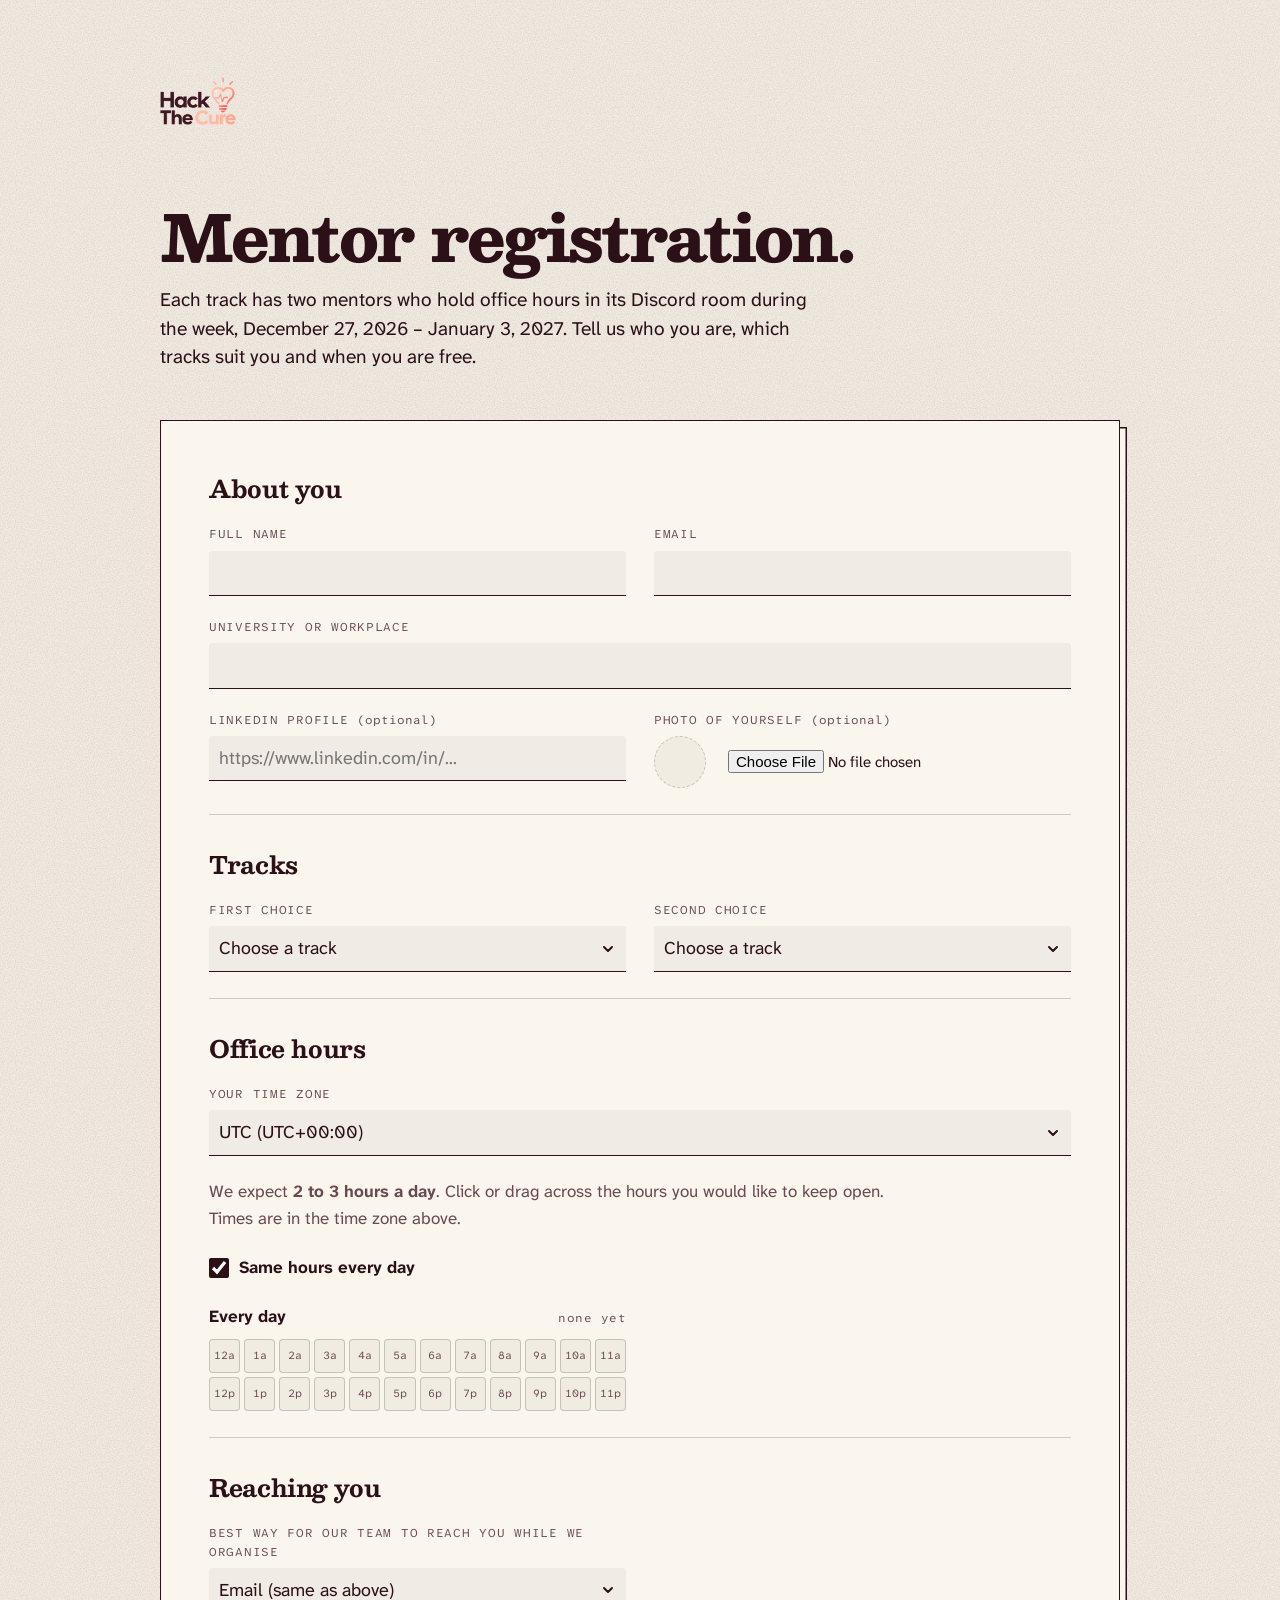
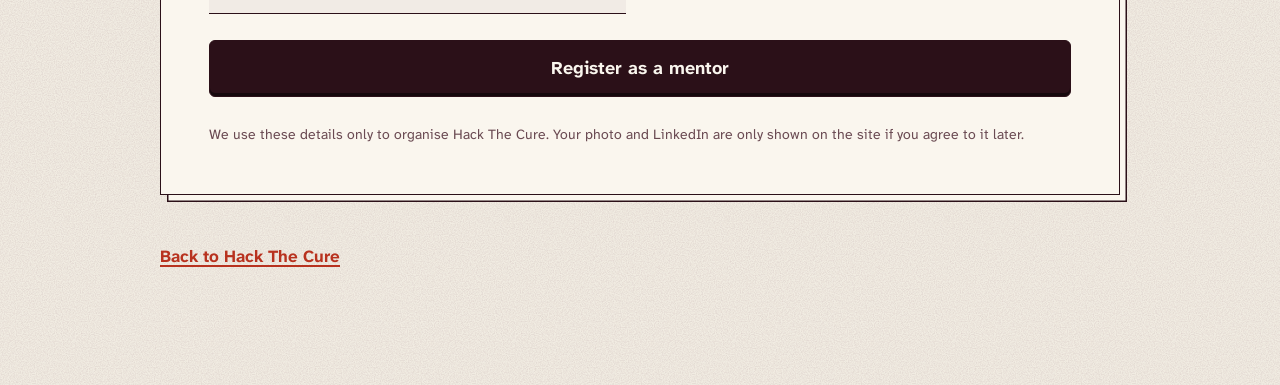
<file: hackthecure-redesign/mentor.html>
<!DOCTYPE html>
<html lang="en">
<head>
<meta charset="utf-8">
<meta name="viewport" content="width=device-width, initial-scale=1">
<title>Mentor registration | Hack The Cure</title>
<meta name="description" content="Register to mentor a track at Hack The Cure, a free online global health hackathon for students aged 13 to 18.">
<meta name="theme-color" content="#F1ECE2">
<link rel="icon" href="assets/favicon.svg" type="image/svg+xml">
<link rel="icon" href="assets/favicon-32.png" sizes="32x32" type="image/png">
<link rel="preconnect" href="https://fonts.googleapis.com">
<link rel="preconnect" href="https://fonts.gstatic.com" crossorigin>
<link rel="stylesheet" href="https://fonts.googleapis.com/css2?family=Atkinson+Hyperlegible+Mono:wght@400;600&family=Atkinson+Hyperlegible+Next:ital,wght@0,400;0,600;0,700;1,400&family=Besley:ital,wght@0,500;0,700;0,800;1,700;1,800&display=swap">
<link rel="stylesheet" href="css/styles.css">
</head>
<body>
<main class="mentor-page" id="main">
  <div class="wrap">
    <a class="legal__logo" href="index.html" aria-label="Hack The Cure, home">
      <img src="assets/hackthecure-logo.png" alt="Hack The Cure" width="1000" height="628">
    </a>

    <div class="mentor-page__intro">
      <h1>Mentor registration.</h1>
      <p class="lede">
        Each track has two mentors who hold office hours in its Discord room during the
        week, <span data-event-date>December 27, 2026 &ndash; January 3, 2027</span>.
        Tell us who you are, which tracks suit you and when you are free.
      </p>
    </div>

    <form class="form sheet mentor-form" id="mentor-form" novalidate>

      <fieldset class="mentor-form__part">
        <legend>About you</legend>
        <div class="form__row">
          <div class="field">
            <label for="m-name">Full name</label>
            <input type="text" id="m-name" name="name" autocomplete="name" required aria-describedby="m-error-name">
            <p class="error" id="m-error-name" role="alert"></p>
          </div>
          <div class="field">
            <label for="m-email">Email</label>
            <input type="email" id="m-email" name="email" autocomplete="email" required aria-describedby="m-error-email">
            <p class="error" id="m-error-email" role="alert"></p>
          </div>
        </div>

        <div class="field">
          <label for="m-org">University or workplace</label>
          <input type="text" id="m-org" name="organisation" autocomplete="organization" required aria-describedby="m-error-organisation">
          <p class="error" id="m-error-organisation" role="alert"></p>
        </div>

        <div class="form__row">
          <div class="field">
            <label for="m-linkedin">LinkedIn profile <span class="field__optional">(optional)</span></label>
            <input type="url" id="m-linkedin" name="linkedin" placeholder="https://www.linkedin.com/in/..." aria-describedby="m-error-linkedin">
            <p class="error" id="m-error-linkedin" role="alert"></p>
          </div>
          <div class="field">
            <label for="m-photo">Photo of yourself <span class="field__optional">(optional)</span></label>
            <div class="photo-pick">
              <span class="photo-pick__preview" id="m-photo-preview" aria-hidden="true"></span>
              <input type="file" id="m-photo" name="photo" accept="image/*" aria-describedby="m-error-photo">
            </div>
            <p class="error" id="m-error-photo" role="alert"></p>
          </div>
        </div>
      </fieldset>

      <fieldset class="mentor-form__part">
        <legend>Tracks</legend>
        <div class="form__row">
          <div class="field">
            <label for="m-first">First choice</label>
            <select id="m-first" name="firstChoice" required aria-describedby="m-error-firstChoice">
              <option value="">Choose a track</option>
            </select>
            <p class="error" id="m-error-firstChoice" role="alert"></p>
          </div>
          <div class="field">
            <label for="m-second">Second choice</label>
            <select id="m-second" name="secondChoice" required aria-describedby="m-error-secondChoice">
              <option value="">Choose a track</option>
            </select>
            <p class="error" id="m-error-secondChoice" role="alert"></p>
          </div>
        </div>
      </fieldset>

      <fieldset class="mentor-form__part">
        <legend>Office hours</legend>

        <div class="field">
          <label for="m-tz">Your time zone</label>
          <select id="m-tz" name="timezone"></select>
        </div>

        <p class="hours__note">
          We expect <strong>2 to 3 hours a day</strong>. Click or drag across the hours
          you would like to keep open. Times are in the time zone above.
        </p>

        <label class="hours__same">
          <input type="checkbox" id="m-same" name="sameEveryDay" checked>
          Same hours every day
        </label>

        <div class="hours" id="m-hours"></div>
        <p class="error" id="m-error-hours" role="alert"></p>
      </fieldset>

      <fieldset class="mentor-form__part">
        <legend>Reaching you</legend>
        <div class="form__row">
          <div class="field">
            <label for="m-method">Best way for our team to reach you while we organise</label>
            <select id="m-method" name="contactMethod">
              <option value="Email (same as above)">Email (same as above)</option>
              <option value="A different email">A different email</option>
              <option value="Discord">Discord</option>
              <option value="Phone or text">Phone or text</option>
              <option value="WhatsApp">WhatsApp</option>
            </select>
          </div>
          <div class="field" id="m-contact-field" hidden>
            <label for="m-contact" id="m-contact-label">Where to reach you</label>
            <input type="text" id="m-contact" name="contact" aria-describedby="m-error-contact">
            <p class="error" id="m-error-contact" role="alert"></p>
          </div>
        </div>
      </fieldset>

      <button class="btn btn--primary btn--lg btn--block" type="submit" id="m-submit">
        <span class="btn__label">Register as a mentor</span>
      </button>

      <p class="form__fineprint">
        We use these details only to organise Hack The Cure. Your photo and LinkedIn
        are only shown on the site if you agree to it later.
      </p>

      <noscript>
        <p class="form__fineprint">This form needs JavaScript. With it switched off, email hackthecureoutreach@gmail.com instead.</p>
      </noscript>

      <div class="form__status" id="m-status" role="status" tabindex="-1" hidden>
        <svg viewBox="0 0 24 24" fill="none" stroke="currentColor" stroke-width="2.2" stroke-linecap="round" stroke-linejoin="round" aria-hidden="true">
          <path d="M20 6.5 9.4 17 4 11.7"/>
        </svg>
        <span class="form__status-text"></span>
      </div>
    </form>

    <p class="legal__back"><a class="text-link" href="index.html">Back to Hack The Cure</a></p>
  </div>
</main>

<script src="js/config.js"></script>
<script src="js/mentor.js"></script>
</body>
</html>
</file>
<file: hackthecure-redesign/css/styles.css>
/* ==========================================================================
   Hack The Cure — design system, second edition
   Type:    Besley (display, a Clarendon) + Atkinson Hyperlegible Next (text)
            + Atkinson Hyperlegible Mono (labels and numbers).
   Palette: aubergine ink on bone paper, coral from the logo as the accent.
            The six track colours run amber to fuchsia and are only used to identify a track.
   Surface: one sheet of paper. Sections are separated by ink rules, not by
            boxes, so nothing here is a card inside a container inside a band.
   ========================================================================== */

/* -------------------------------------------------------------- 1. Tokens */
:root {
  --ink: #2b1018;
  --ink-brand: #441822;       /* sampled from the logo lettering */
  --ink-soft: #6a4a52;
  --paper: #f1ece2;
  --paper-deep: #e5ddcd;
  --paper-light: #faf6ee;

  /* Coral has three values because text has to earn its contrast. */
  --coral: #ff6a5e;           /* fills and rules, never small text */
  --red-display: #dc402c;     /* coral as display type, 24px and up */
  --red: #b8321f;             /* coral as body-size text */

  --rule: rgba(43, 16, 24, 0.2);

  /* Paper grain: a tiled speckle of ink, a few percent strong. */
  --grain: url("data:image/svg+xml,%3Csvg xmlns='http://www.w3.org/2000/svg' width='220' height='220'%3E%3Cfilter id='g'%3E%3CfeTurbulence type='fractalNoise' baseFrequency='.85' numOctaves='2' stitchTiles='stitch'/%3E%3CfeColorMatrix values='0 0 0 0 .17 0 0 0 0 .06 0 0 0 0 .09 .22 0 0 0 -.07'/%3E%3C/filter%3E%3Crect width='100%25' height='100%25' filter='url(%23g)'/%3E%3C/svg%3E");

  /* Track colours, in track order 01 to 06. */
  --s1: #edae49;
  --s2: #f08a4b;
  --s3: #ff6a5e;
  --s4: #e2435b;
  --s5: #b8336a;
  --s6: #8c2155;

  --ok: #1d6a4c;
  --ok-bg: #dcebdf;
  --error: #a8261c;
  --error-bg: #f6dcd6;

  --font-display: 'Besley', 'Rockwell', Georgia, serif;
  --font-text: 'Atkinson Hyperlegible Next', 'Atkinson Hyperlegible', 'Segoe UI', system-ui, sans-serif;
  --font-mono: 'Atkinson Hyperlegible Mono', ui-monospace, 'Cascadia Mono', Consolas, monospace;

  --wrap: 1240px;
  --gutter: 28px;
  --nav-h: 68px;
  --section-y: clamp(72px, 9vw, 136px);

  --ease: cubic-bezier(0.2, 0.7, 0.3, 1);
  --dur-1: 140ms;
  --dur-2: 220ms;
  --dur-3: 420ms;

  color-scheme: light;
}

/* --------------------------------------------------------------- 2. Reset */
*, *::before, *::after { box-sizing: border-box; }
* { margin: 0; }

html {
  -webkit-text-size-adjust: 100%;
  scroll-behavior: smooth;
  scroll-padding-top: calc(var(--nav-h) + 24px);
}

body {
  background: var(--grain) var(--paper);
  color: var(--ink);
  font-family: var(--font-text);
  font-size: 1.0625rem;
  line-height: 1.6;
  -webkit-font-smoothing: antialiased;
  text-rendering: optimizeLegibility;
  overflow-x: hidden;
}

img, svg { display: block; max-width: 100%; }
img { height: auto; }

/* Components below set display: flex/grid, which outranks the UA rule for
   [hidden]. Without this, anything the script hides stays on screen. */
[hidden] { display: none !important; }
button, input, select, textarea { font: inherit; color: inherit; }
button { background: none; border: 0; cursor: pointer; }
a { color: inherit; }
ul, ol { list-style: none; padding: 0; }
:target { scroll-margin-top: calc(var(--nav-h) + 24px); }

:focus-visible {
  outline: 3px solid var(--coral);
  outline-offset: 3px;
  border-radius: 2px;
}

::selection { background: var(--coral); color: var(--ink); }

.visually-hidden {
  position: absolute;
  width: 1px; height: 1px;
  padding: 0; margin: -1px;
  overflow: hidden;
  clip: rect(0 0 0 0);
  white-space: nowrap;
  border: 0;
}

.skip-link {
  position: absolute;
  top: 12px;
  left: 12px;
  z-index: 200;
  padding: 12px 20px;
  background: var(--ink);
  color: var(--paper);
  border-radius: 6px;
  font-weight: 700;
  text-decoration: none;
  transform: translateY(-250%);
  transition: transform var(--dur-2) var(--ease);
}
.skip-link:focus-visible { transform: translateY(0); }

/* ---------------------------------------------------------- 3. Typography */
h1, h2, h3, h4 {
  font-family: var(--font-display);
  font-weight: 700;
  line-height: 1.05;
  letter-spacing: -0.02em;
  text-wrap: balance;
}
h1 { font-size: clamp(2.6rem, 6.3vw, 5.4rem); font-weight: 800; line-height: 0.98; letter-spacing: -0.032em; }
h2 { font-size: clamp(2rem, 4.3vw, 3.4rem); letter-spacing: -0.026em; }
h3 { font-size: 1.375rem; line-height: 1.2; letter-spacing: -0.012em; }

h1 em, h2 em { font-style: italic; color: var(--red-display); white-space: nowrap; }

p { text-wrap: pretty; }

.lede {
  font-size: clamp(1.125rem, 1.5vw, 1.3125rem);
  line-height: 1.5;
  max-width: 54ch;
}

/* Small-caps line for dates, indexes and field labels. */
.label {
  font-family: var(--font-mono);
  font-size: 0.8125rem;
  font-weight: 400;
  letter-spacing: 0.05em;
  text-transform: uppercase;
  color: var(--ink-soft);
}

.text-link {
  color: var(--red);
  font-weight: 700;
  text-decoration: underline;
  text-decoration-thickness: 1.5px;
  text-underline-offset: 3px;
  transition: color var(--dur-1) var(--ease);
}
.text-link:hover { color: var(--ink); }

/* -------------------------------------------------------------- 4. Layout */
.wrap {
  width: min(100% - (var(--gutter) * 2), var(--wrap));
  margin-inline: auto;
}

/* Every section opens with a full-measure ink rule, like a new page of a
   report. The rule is drawn on the wrap so it lines up with the text. */
.section { padding-bottom: var(--section-y); }
.section > .wrap { border-top: 1.5px solid var(--ink); padding-top: clamp(28px, 4vw, 56px); }

/* Heading on the left, standfirst on the right, sharing a baseline. */
.head {
  display: grid;
  grid-template-columns: minmax(0, 7fr) minmax(0, 5fr);
  gap: 24px clamp(32px, 5vw, 80px);
  align-items: end;
}

/* Sticky aside on the left, the thing it describes on the right. */
.split {
  display: grid;
  grid-template-columns: minmax(0, 5fr) minmax(0, 7fr);
  gap: 48px clamp(32px, 6vw, 96px);
  align-items: start;
}
.split__aside { position: sticky; top: calc(var(--nav-h) + 40px); }
.split__aside h2 { font-size: clamp(1.9rem, 3.5vw, 2.75rem); }
.split__aside .lede { margin-top: 20px; }
.split__aside > .btn { margin-top: 32px; }

/* ------------------------------------------------------------- 5. Buttons */
.btn {
  display: inline-flex;
  align-items: center;
  justify-content: center;
  gap: 10px;
  padding: 13px 22px;
  background: transparent;
  color: var(--ink);
  border: 1.5px solid var(--ink);
  border-radius: 6px;
  font-family: var(--font-text);
  font-size: 1rem;
  font-weight: 700;
  line-height: 1.2;
  text-decoration: none;
  white-space: nowrap;
  transition: background-color var(--dur-1) var(--ease),
              color var(--dur-1) var(--ease),
              box-shadow var(--dur-1) var(--ease),
              transform var(--dur-1) var(--ease);
}
.btn:hover { background: var(--paper-light); }

/* Filled buttons have a pressed edge: it sits proud, and goes down on click. */
.btn--primary {
  background: var(--ink);
  color: var(--paper-light);
  box-shadow: inset 0 -3px 0 rgba(0, 0, 0, 0.5);
}
.btn--primary:hover { background: var(--ink-brand); }
.btn--coral {
  background: var(--coral);
  border-color: var(--coral);
  color: var(--ink);
  box-shadow: inset 0 -3px 0 rgba(43, 16, 24, 0.28);
}
.btn--coral:hover { background: #ff8176; }
.btn--primary:active, .btn--coral:active {
  box-shadow: inset 0 2px 0 rgba(0, 0, 0, 0.4);
  transform: translateY(1px);
}

.btn--lg { padding: 17px 30px; font-size: 1.125rem; }
.btn--block { width: 100%; }
.btn[disabled]:not(.is-loading) { opacity: 0.6; pointer-events: none; }
.btn.is-loading { cursor: progress; pointer-events: none; }

.btn__spinner {
  width: 18px;
  height: 18px;
  border: 2.5px solid currentColor;
  border-top-color: transparent;
  border-radius: 50%;
  animation: spin 720ms linear infinite;
  flex: none;
}
@keyframes spin { to { transform: rotate(360deg); } }

/* ----------------------------------------------------------------- 6. Nav */
.nav {
  position: fixed;
  inset: 0 0 auto 0;
  z-index: 100;
  height: var(--nav-h);
  background: var(--grain) var(--paper);
  border-bottom: 1.5px solid transparent;
  transition: border-color var(--dur-2) var(--ease);
}
.nav.is-stuck { border-bottom-color: var(--ink); }
.nav__inner {
  height: 100%;
  display: flex;
  align-items: center;
  gap: 24px;
}
.nav__logo { display: flex; align-items: center; flex: none; }
.nav__logo img { height: 40px; width: auto; }

.nav__links {
  display: flex;
  align-items: center;
  gap: 4px;
  margin-left: auto;
}
.nav__link {
  padding: 8px 12px;
  font-size: 0.9375rem;
  font-weight: 600;
  color: var(--ink-soft);
  text-decoration: none;
  text-underline-offset: 7px;
  text-decoration-thickness: 2px;
  transition: color var(--dur-1) var(--ease);
}
.nav__link:hover { color: var(--ink); }
.nav__link[aria-current='true'] {
  color: var(--ink);
  text-decoration: underline;
  text-decoration-color: var(--coral);
  text-decoration-thickness: 2px;
}
.nav__cta { margin-left: 12px; padding: 10px 18px; font-size: 0.9375rem; flex: none; }

.nav__toggle {
  display: none;
  width: 44px;
  height: 44px;
  margin-left: auto;
  place-items: center;
  align-content: center;
  border: 1.5px solid var(--ink);
  border-radius: 6px;
  flex: none;
}
.nav__toggle span {
  display: block;
  width: 18px;
  height: 2px;
  background: var(--ink);
  transition: transform var(--dur-2) var(--ease), opacity var(--dur-1) var(--ease);
}
.nav__toggle span + span { margin-top: 5px; }
.nav__toggle[aria-expanded='true'] span:nth-child(1) { transform: translateY(7px) rotate(45deg); }
.nav__toggle[aria-expanded='true'] span:nth-child(2) { opacity: 0; }
.nav__toggle[aria-expanded='true'] span:nth-child(3) { transform: translateY(-7px) rotate(-45deg); }

.nav__panel {
  position: fixed;
  inset: var(--nav-h) 0 0 0;
  z-index: 99;
  display: none;
  padding: 16px var(--gutter) 80px;
  background: var(--grain) var(--paper);
  border-top: 1.5px solid var(--ink);
  overflow-y: auto;
}
.nav__panel.is-open { display: block; }
.nav__panel ul { display: grid; }
.nav__panel li a {
  display: block;
  padding: 18px 0;
  font-family: var(--font-display);
  font-size: 1.75rem;
  font-weight: 700;
  letter-spacing: -0.02em;
  text-decoration: none;
  border-bottom: 1px solid var(--rule);
}
.nav__panel .btn { margin-top: 32px; }

body.is-locked { overflow: hidden; }

/* ---------------------------------------------------------------- 7. Hero */
.hero {
  padding-top: calc(var(--nav-h) + clamp(36px, 6vw, 84px));
  padding-bottom: var(--section-y);
}
.hero__grid {
  display: grid;
  grid-template-columns: minmax(0, 7fr) minmax(0, 5fr);
  gap: 56px clamp(32px, 5vw, 80px);
  align-items: center;
}
/* The dates, set large enough that nobody has to hunt for them. */
.hero__when { display: flex; flex-wrap: wrap; align-items: baseline; gap: 8px 18px; margin-bottom: 28px; }
.hero__date {
  font-family: var(--font-display);
  font-size: clamp(1.25rem, 2.2vw, 1.75rem);
  font-weight: 700;
  letter-spacing: -0.015em;
  box-shadow: inset 0 -0.38em 0 rgba(255, 106, 94, 0.4);
}
.hero h1 { margin-bottom: 30px; }
.hero__lede { margin-bottom: 36px; max-width: 46ch; }
.hero__actions { display: flex; flex-wrap: wrap; gap: 12px; }

/* The six tracks as a contents list. Each row jumps to its track. */
.hero__side { position: relative; }
.trackindex__title { padding-bottom: 12px; }
.trackindex a {
  display: grid;
  grid-template-columns: 1.75rem 40px minmax(0, 1fr) auto;
  gap: 14px;
  align-items: center;
  padding: 9px 4px 9px 0;
  border-top: 1px solid var(--rule);
  text-decoration: none;
}
.trackindex__num {
  font-family: var(--font-mono);
  font-size: 0.8125rem;
  color: var(--ink-soft);
  font-variant-numeric: tabular-nums;
}
.trackindex__chip {
  display: grid;
  place-items: center;
  width: 40px;
  height: 40px;
  border: 1.5px solid var(--ink);
  border-radius: 8px;
  background: var(--stain);
  color: var(--on);
}
.trackindex__chip svg { width: 22px; height: 22px; }
.trackindex__name {
  font-family: var(--font-display);
  font-size: clamp(1.0625rem, 1.5vw, 1.25rem);
  font-weight: 700;
  line-height: 1.15;
  letter-spacing: -0.012em;
  text-decoration: underline transparent 2px;
  text-underline-offset: 5px;
  transition: text-decoration-color var(--dur-1) var(--ease);
}
.trackindex__go { font-size: 1.125rem; color: var(--ink-soft); transition: color var(--dur-1) var(--ease); }
.trackindex a:hover .trackindex__name, .trackindex a:focus-visible .trackindex__name { text-decoration-color: var(--coral); }
.trackindex a:hover .trackindex__go, .trackindex a:focus-visible .trackindex__go { color: var(--ink); }

/* The one stamp on the page. */
.stamp {
  position: absolute;
  top: -30px;
  right: -8px;
  z-index: 1;
  display: grid;
  justify-items: center;
  gap: 2px;
  padding: 9px 14px 8px;
  border: 2.5px solid var(--red-display);
  border-radius: 7px;
  outline: 1px solid var(--red-display);
  outline-offset: 3px;
  color: var(--red-display);
  font-family: var(--font-mono);
  text-transform: uppercase;
  line-height: 1.15;
  transform: rotate(7deg);
  filter: url(#stamp-rough);
  opacity: 0.9;
  mix-blend-mode: multiply;
  pointer-events: none;
}
.stamp strong { font-size: 1.0625rem; font-weight: 600; letter-spacing: 0.1em; }
.stamp span { font-size: 0.6875rem; letter-spacing: 0.08em; }

/* Countdown: an instrument readout under the track list. */
.countdown {
  display: grid;
  grid-template-columns: repeat(4, auto) minmax(0, 1fr);
  align-items: end;
  margin-top: 26px;
  padding-top: 22px;
  border-top: 1px solid var(--rule);
}
.countdown__unit { padding-right: 20px; margin-right: 20px; border-right: 1px solid var(--rule); }
.countdown__unit:nth-child(4) { border-right: 0; }
.countdown__value {
  display: block;
  font-family: var(--font-mono);
  font-size: clamp(1.75rem, 3vw, 2.4rem);
  font-weight: 600;
  line-height: 1;
  letter-spacing: -0.02em;
  font-variant-numeric: tabular-nums;
}
.countdown__label {
  display: block;
  margin-top: 8px;
  font-family: var(--font-mono);
  font-size: 0.6875rem;
  letter-spacing: 0.08em;
  text-transform: uppercase;
  color: var(--ink-soft);
}
.countdown__caption { grid-column: 1 / -1; margin-top: 16px; font-size: 0.9375rem; }
.countdown__caption:empty { display: none; }
.countdown__caption:empty + .countdown__extra { margin-top: 16px; }
.countdown__extra {
  grid-column: 1 / -1;
  display: flex;
  flex-wrap: wrap;
  align-items: center;
  gap: 4px 10px;
  margin-top: 4px;
  font-size: 0.9375rem;
  color: var(--ink-soft);
}
.is-skeleton { opacity: 0.25; }

/* The numbers that define the event, as one ruled row. */
.facts {
  display: grid;
  grid-template-columns: repeat(6, minmax(0, 1fr));
  margin-top: clamp(48px, 7vw, 96px);
  border-block: 1.5px solid var(--ink);
}
.facts > div { padding: 18px 20px 20px; border-left: 1px solid var(--rule); }
.facts > div:first-child { padding-left: 0; border-left: 0; }
.facts dt {
  font-family: var(--font-mono);
  font-size: 0.75rem;
  letter-spacing: 0.06em;
  text-transform: uppercase;
  color: var(--ink-soft);
}
.facts dd {
  margin-top: 6px;
  font-family: var(--font-display);
  font-size: clamp(1.25rem, 2vw, 1.625rem);
  font-weight: 700;
  line-height: 1.15;
  letter-spacing: -0.015em;
}

/* --------------------------------------------------------------- 8. About */
.about h2 { max-width: 17ch; font-size: clamp(2.25rem, 5.4vw, 4.4rem); }
.about__body {
  display: grid;
  grid-template-columns: minmax(0, 5fr) minmax(0, 7fr);
  gap: 40px clamp(32px, 5vw, 80px);
  align-items: start;
  margin-top: clamp(40px, 6vw, 88px);
}
.claim { padding-block: 22px 24px; border-top: 1px solid var(--rule); }
.claim:first-child { padding-top: 0; border-top: 0; }
.claim h3 { margin-bottom: 8px; }
.claim p { color: var(--ink-soft); max-width: 58ch; }

/* -------------------------------------------------------------- 9. Tracks */
.tracks {
  background: var(--grain) var(--paper-deep);
  border-block: 1.5px solid var(--ink);
  padding-top: clamp(48px, 7vw, 104px);
  margin-bottom: var(--section-y);
}

/* Track order, shared by the hero list, the rail and the panels. */
.trackindex li:nth-child(1), .trackreel__rail li:nth-child(1), .trackpanel:nth-child(1) { --stain: var(--s1); --on: var(--ink); }
.trackindex li:nth-child(2), .trackreel__rail li:nth-child(2), .trackpanel:nth-child(2) { --stain: var(--s2); --on: var(--ink); }
.trackindex li:nth-child(3), .trackreel__rail li:nth-child(3), .trackpanel:nth-child(3) { --stain: var(--s3); --on: var(--ink); }
.trackindex li:nth-child(4), .trackreel__rail li:nth-child(4), .trackpanel:nth-child(4) { --stain: var(--s4); --on: var(--ink); }
.trackindex li:nth-child(5), .trackreel__rail li:nth-child(5), .trackpanel:nth-child(5) { --stain: var(--s5); --on: var(--paper-light); }
.trackindex li:nth-child(6), .trackreel__rail li:nth-child(6), .trackpanel:nth-child(6) { --stain: var(--s6); --on: var(--paper-light); }

/* Default rendering: a plain ruled list of six. Pinning is opt-in from
   JavaScript (.is-pinned) on wide screens, so this always works. */
.trackreel { position: relative; margin-top: clamp(40px, 5vw, 72px); padding-bottom: clamp(24px, 4vw, 56px); }
.trackreel__rail { display: none; }
.trackreel__panels { display: grid; }

.trackpanel {
  display: grid;
  grid-template-columns: minmax(0, 1fr) auto;
  gap: 24px;
  align-items: start;
  padding-block: 32px;
  border-top: 1px solid var(--rule);
}
.trackpanel__index span { color: var(--ink-soft); }
.trackpanel__index { color: var(--ink); }
.trackpanel h3 { margin: 10px 0 12px; font-size: clamp(1.625rem, 3.4vw, 2.25rem); line-height: 1.08; letter-spacing: -0.022em; }
.trackpanel__blurb { max-width: 52ch; }

.trackpanel__meta {
  margin-top: 18px;
  font-family: var(--font-mono);
  font-size: 0.8125rem;
  letter-spacing: 0.02em;
}

/* A numbered cover sheet for each track, in that track's colour. */
.trackpanel__art {
  --art: 84px;
  display: grid;
  align-content: space-between;
  width: var(--art);
  aspect-ratio: 4 / 5;
  padding: calc(var(--art) * 0.09);
  background: var(--stain);
  color: var(--on);
  border: 1.5px solid var(--ink);
  border-radius: 4px;
  box-shadow:
    calc(var(--art) * 0.04) calc(var(--art) * 0.04) 0 -1.5px var(--paper-light),
    calc(var(--art) * 0.04) calc(var(--art) * 0.04) 0 0 var(--ink);
}
.trackpanel__num {
  font-family: var(--font-display);
  font-size: calc(var(--art) * 0.4);
  font-weight: 800;
  line-height: 0.8;
  letter-spacing: -0.04em;
}
.trackpanel__art svg { width: 52%; height: auto; justify-self: end; }

/* ---------------------------------------------------------- pinned mode */
.trackreel.is-pinned {
  height: calc(100vh + (var(--reel-count, 6) - 1) * var(--reel-step, 62vh));
  margin-top: 0;
  padding-bottom: 0;
}
.trackreel.is-pinned .trackreel__stage {
  position: sticky;
  top: var(--nav-h);
  height: calc(100vh - var(--nav-h));
  display: flex;
  align-items: center;
  overflow: hidden;
}
.trackreel.is-pinned .trackreel__inner {
  display: grid;
  grid-template-columns: auto minmax(0, 1fr);
  gap: clamp(32px, 5vw, 80px);
  align-items: center;
}

.trackreel.is-pinned .trackreel__rail { display: grid; gap: 14px; justify-items: center; }
.trackreel__pip {
  display: grid;
  place-items: center;
  width: 40px;
  height: 40px;
  border-radius: 50%;
  border: 1.5px solid var(--ink);
  background: var(--paper);
  font-family: var(--font-mono);
  font-size: 0.75rem;
  color: var(--ink);
  font-variant-numeric: tabular-nums;
  transition: background-color var(--dur-2) var(--ease),
              color var(--dur-2) var(--ease),
              box-shadow var(--dur-2) var(--ease);
}
.trackreel__pip:hover { background: var(--paper-light); }
.trackreel__pip[aria-current='true'] {
  background: var(--stain);
  color: var(--on);
  box-shadow: 0 0 0 4px var(--paper-deep), 0 0 0 5.5px var(--ink);
}

.trackreel.is-pinned .trackreel__panels { display: grid; }
.trackreel.is-pinned .trackpanel {
  grid-area: 1 / 1;
  column-gap: clamp(40px, 7vw, 112px);
  align-items: center;
  padding: 0;
  border: 0;
  opacity: 0;
  visibility: hidden;
  transform: translateY(14px);
  transition: opacity var(--dur-3) var(--ease),
              transform var(--dur-3) var(--ease),
              visibility var(--dur-3);
}
.trackreel.is-pinned .trackpanel.is-active {
  opacity: 1;
  visibility: visible;
  transform: none;
}
.trackreel.is-pinned .trackpanel h3 {
  margin: 16px 0 20px;
  font-size: clamp(2.25rem, 4.8vw, 4.25rem);
  font-weight: 800;
  line-height: 1;
  letter-spacing: -0.03em;
}
.trackreel.is-pinned .trackpanel__blurb { font-size: clamp(1.125rem, 1.6vw, 1.375rem); line-height: 1.45; max-width: 44ch; }
.trackreel.is-pinned .trackpanel__meta { margin-top: 26px; }
.trackreel.is-pinned .trackpanel__art { --art: min(40vh, 24vw, 340px); margin-right: calc(var(--art) * 0.04); }
.trackreel.is-pinned .trackpanel__art svg { stroke-width: 0.9; }

/* Draws the eye to whatever a click just changed. */
@keyframes htc-flash {
  0%   { box-shadow: 0 0 0 0 rgba(255, 106, 94, 0); }
  18%  { box-shadow: 0 0 0 6px rgba(255, 106, 94, 0.5); }
  70%  { box-shadow: 0 0 0 6px rgba(255, 106, 94, 0.25); }
  100% { box-shadow: 0 0 0 0 rgba(255, 106, 94, 0); }
}
.is-flash { animation: htc-flash 1.7s var(--ease); }

/* ----------------------------------------------------------- 10. Schedule */
/* The week as a strip: one column per day, three bars across them. */
.week { margin-block: clamp(40px, 5vw, 72px) clamp(32px, 4vw, 56px); }
.week__days, .week__bars {
  display: grid;
  grid-template-columns: repeat(var(--days, 7), minmax(0, 1fr));
}
.week__day { padding: 0 0 12px 10px; border-left: 1.5px solid var(--ink); }
.week__dow {
  display: block;
  font-family: var(--font-mono);
  font-size: 0.75rem;
  letter-spacing: 0.06em;
  text-transform: uppercase;
  color: var(--ink-soft);
}
.week__num {
  display: block;
  font-family: var(--font-display);
  font-size: clamp(1.375rem, 3.2vw, 2.5rem);
  font-weight: 700;
  line-height: 1.05;
  letter-spacing: -0.02em;
}
.week__bars { height: 60px; border: 1.5px solid var(--ink); }
.week__bar {
  display: flex;
  align-items: center;
  min-width: 0;
  padding-inline: 14px;
  font-size: 0.9375rem;
  font-weight: 700;
}
.week__bar span { overflow: hidden; white-space: nowrap; text-overflow: ellipsis; }
.week__bar--open { background: var(--coral); }
.week__bar--build {
  grid-column: 2 / -2;
  border-inline: 1.5px solid var(--ink);
  background:
    repeating-linear-gradient(-45deg, transparent 0 8px, rgba(43, 16, 24, 0.13) 8px 9.5px)
    var(--paper-light);
}
.week__bar--close { background: var(--ink); color: var(--paper-light); }
.week figcaption {
  margin-top: 12px;
  font-family: var(--font-mono);
  font-size: 0.8125rem;
  letter-spacing: 0.02em;
  color: var(--ink-soft);
}

.day {
  display: grid;
  grid-template-columns: minmax(0, 2fr) minmax(0, 4fr) minmax(0, 6fr);
  gap: 12px clamp(24px, 4vw, 56px);
  align-items: start;
  padding-block: 28px;
  border-top: 1px solid var(--rule);
}
.day__marker {
  font-family: var(--font-display);
  font-size: clamp(2.5rem, 5vw, 4rem);
  font-weight: 800;
  line-height: 0.9;
  letter-spacing: -0.04em;
}
.day--final .day__marker { color: var(--red-display); }
.day h3 { margin-top: 8px; }
.day__text p { color: var(--ink-soft); max-width: 58ch; }
.day__text .day__note {
  margin-top: 14px;
  padding-left: 14px;
  border-left: 3px solid var(--coral);
  color: var(--ink);
  font-size: 0.9375rem;
}

/* ------------------------------------------------------------ 11. Judging */
/* 100 points, drawn to scale. */
.rubric__bar { display: flex; height: 76px; border: 1.5px solid var(--ink); }
.rubric__bar span {
  flex: var(--w) 0 0;
  display: flex;
  align-items: flex-end;
  padding: 8px 10px;
  font-family: var(--font-mono);
  font-size: 0.875rem;
  font-weight: 600;
  line-height: 1;
  color: var(--paper-light);
}
.rubric__bar span + span { border-left: 1.5px solid var(--paper); }
.rubric__bar span:nth-child(1) { background: var(--coral); color: var(--ink); }
.rubric__bar span:nth-child(2) { background: #2b1018; }
.rubric__bar span:nth-child(3) { background: #5d4549; }
.rubric__bar span:nth-child(4) { background: #9a8a88; color: var(--ink); }
.rubric__bar span:nth-child(5) { background: #c6bbb4; color: var(--ink); }

.criterion {
  display: grid;
  grid-template-columns: 5.5rem minmax(0, 1fr);
  gap: 8px 24px;
  align-items: baseline;
  padding-block: 22px;
  border-bottom: 1px solid var(--rule);
}
.criterion__weight {
  font-family: var(--font-display);
  font-size: clamp(2rem, 3.6vw, 2.75rem);
  font-weight: 800;
  line-height: 1;
  letter-spacing: -0.04em;
  font-variant-numeric: tabular-nums;
}
.criterion__weight span { font-size: 0.5em; margin-left: 2px; letter-spacing: 0; }
.criterion:first-child .criterion__weight { color: var(--red-display); }
.criterion h3 { margin-bottom: 6px; }
.criterion p:not(.criterion__weight) { color: var(--ink-soft); max-width: 56ch; }

/* The judges: a ruled list, two columns on wide screens. Photos live in
   assets/judges/; a judge without one gets a drawn placeholder. */
.judges__list {
  display: grid;
  grid-template-columns: repeat(2, minmax(0, 1fr));
  column-gap: clamp(32px, 5vw, 80px);
  margin-top: clamp(32px, 4vw, 56px);
  border-top: 1.5px solid var(--ink);
}
.judge {
  display: grid;
  grid-template-columns: 96px minmax(0, 1fr) auto;
  gap: 22px;
  align-items: center;
  padding-block: 22px;
  border-bottom: 1px solid var(--rule);
}
.judge__photo {
  position: relative;
  display: grid;
  place-items: center;
  width: 96px;
  height: 96px;
  border-radius: 50%;
  overflow: hidden;
  background: var(--paper-deep);
  color: var(--ink-soft);
  box-shadow: 0 0 0 4px var(--paper), 0 0 0 5.5px var(--ink);
}
.judge__photo img { width: 100%; height: 100%; object-fit: cover; }
.judge__placeholder { width: 54%; height: 54%; }
.judge__company {
  font-family: var(--font-mono);
  font-size: 0.75rem;
  font-weight: 600;
  letter-spacing: 0.08em;
  text-transform: uppercase;
  color: var(--red);
}
.judge__name {
  margin-top: 4px;
  font-family: var(--font-display);
  font-size: clamp(1.375rem, 2.2vw, 1.75rem);
  font-weight: 700;
  line-height: 1.1;
  letter-spacing: -0.015em;
}
.judge__role { margin-top: 4px; font-size: 0.9375rem; line-height: 1.35; color: var(--ink-soft); }
.judge__link {
  display: grid;
  place-items: center;
  width: 44px;
  height: 44px;
  border: 1.5px solid var(--ink);
  border-radius: 6px;
  color: var(--ink);
  transition: background-color var(--dur-1) var(--ease), color var(--dur-1) var(--ease);
}
.judge__link:hover, .judge__link:focus-visible { background: var(--ink); color: var(--paper-light); }
.judge__link svg { width: 22px; height: 22px; }
@media (max-width: 880px) { .judges__list { grid-template-columns: 1fr; } }
@media (max-width: 420px) {
  .judge { grid-template-columns: 72px minmax(0, 1fr) auto; gap: 16px; }
  .judge__photo { width: 72px; height: 72px; }
}

/* Partners: one ruled row per partner, the whole row is the link. */
.partners h2 { font-size: clamp(1.75rem, 3.4vw, 2.5rem); }
.partner {
  display: grid;
  grid-template-columns: 96px minmax(0, 5fr) minmax(0, 6fr) auto;
  gap: 12px clamp(24px, 4vw, 56px);
  align-items: center;
  margin-top: clamp(24px, 3vw, 40px);
  padding-block: 22px;
  border-block: 1px solid var(--rule);
  text-decoration: none;
}
.partner__name {
  font-family: var(--font-display);
  font-size: clamp(1.375rem, 2.4vw, 1.875rem);
  font-weight: 700;
  line-height: 1.1;
  letter-spacing: -0.015em;
}
.partner__logo { width: 96px; height: 96px; border-radius: 50%; }
.partner__about { color: var(--ink-soft); max-width: 52ch; }
.partner__go { font-weight: 700; color: var(--red); white-space: nowrap; text-decoration: underline transparent 2px; text-underline-offset: 5px; transition: text-decoration-color var(--dur-1) var(--ease); }
.partner:hover .partner__go, .partner:focus-visible .partner__go { text-decoration-color: var(--coral); }
@media (max-width: 880px) { .partner { grid-template-columns: 72px minmax(0, 1fr); } .partner__logo { width: 72px; height: 72px; grid-row: span 2; } .partner__about, .partner__go { grid-column: 2; } }

/* Team: portrait photos, each on a sheet in one of the track colours, with
   every other one dropped a little so the row reads like a pinned-up set. */
.team__list {
  display: grid;
  grid-template-columns: repeat(5, minmax(0, 1fr));
  gap: 40px clamp(20px, 3vw, 40px);
  margin-top: clamp(28px, 4vw, 48px);
  padding-bottom: 48px;
}
.member { display: grid; align-content: start; gap: 4px; }
.member:nth-child(even) { transform: translateY(48px); }
.member:nth-child(1) { --sheet: var(--s1); }
.member:nth-child(2) { --sheet: var(--s2); }
.member:nth-child(3) { --sheet: var(--s3); }
.member:nth-child(4) { --sheet: var(--s4); }
.member:nth-child(5) { --sheet: var(--s5); }
.member__photo {
  width: calc(100% - 10px);
  aspect-ratio: 4 / 5;
  height: auto;
  margin-bottom: 22px;
  object-fit: cover;
  border: 1.5px solid var(--ink);
  border-radius: 4px;
  box-shadow: 10px 10px 0 -1.5px var(--sheet, var(--coral)), 10px 10px 0 0 var(--ink);
}
.member__name {
  font-family: var(--font-display);
  font-size: clamp(1.125rem, 1.6vw, 1.375rem);
  font-weight: 700;
  line-height: 1.15;
  letter-spacing: -0.012em;
}
.member__role {
  font-family: var(--font-mono);
  font-size: 0.75rem;
  font-weight: 600;
  letter-spacing: 0.06em;
  text-transform: uppercase;
  color: var(--red);
  max-width: 22ch;
}
@media (max-width: 1080px) {
  .team__list { grid-template-columns: repeat(3, minmax(0, 1fr)); }
  .member:nth-child(even) { transform: none; }
  .member:nth-child(3n + 2) { transform: translateY(40px); }
}
@media (max-width: 560px) {
  .team__list { grid-template-columns: repeat(2, minmax(0, 1fr)); }
  .member:nth-child(3n + 2) { transform: none; }
  .member:nth-child(even) { transform: translateY(32px); }
}

/* ----------------------------------------------------------- 12. Involved */
/* Students first: one large block, the other two ruled beside it. */
.ways {
  display: grid;
  grid-template-columns: minmax(0, 7fr) minmax(0, 5fr);
  gap: 0 clamp(32px, 5vw, 80px);
  margin-top: clamp(32px, 4vw, 56px);
}
.way { display: grid; gap: 14px; justify-items: start; align-content: start; padding-block: 28px 32px; border-top: 1.5px solid var(--ink); }
.way p { color: var(--ink-soft); max-width: 48ch; }
.way .btn { margin-top: 6px; }
.way--lead {
  grid-row: span 2;
  align-content: end;
  gap: 20px;
  padding: clamp(28px, 4.5vw, 64px);
  background: var(--ink);
  color: var(--paper-light);
  border: 0;
  border-radius: 6px;
  min-height: 420px;
}
.way--lead h3 { font-size: clamp(2.5rem, 6vw, 4.75rem); font-weight: 800; line-height: 0.95; letter-spacing: -0.035em; }
.way--lead p { color: rgba(250, 246, 238, 0.82); font-size: clamp(1.125rem, 1.5vw, 1.3125rem); line-height: 1.5; max-width: 40ch; }

/* ---------------------------------------------------------------- 13. FAQ */
.contact { margin-top: 40px; padding-top: 24px; border-top: 1px solid var(--rule); }
.contact h3 { margin-bottom: 8px; }
.contact p { color: var(--ink-soft); max-width: 40ch; }
.contact p + p { margin-top: 10px; }

.faq { border-top: 1px solid var(--rule); }
.faq__item { border-bottom: 1px solid var(--rule); }
.faq__item h3 { font: inherit; letter-spacing: 0; }
.faq__trigger {
  display: flex;
  align-items: center;
  justify-content: space-between;
  gap: 24px;
  width: 100%;
  padding: 20px 0;
  text-align: left;
  font-size: 1.1875rem;
  font-weight: 700;
  line-height: 1.3;
}
.faq__trigger:hover { color: var(--red); }
.faq__icon { position: relative; flex: none; width: 18px; height: 18px; }
.faq__icon::before, .faq__icon::after {
  content: '';
  position: absolute;
  top: 50%;
  left: 0;
  width: 100%;
  height: 2px;
  margin-top: -1px;
  background: currentColor;
  transition: transform var(--dur-2) var(--ease);
}
.faq__icon::after { transform: rotate(90deg); }
.faq__trigger[aria-expanded='true'] .faq__icon::after { transform: rotate(0deg); }
.faq__panel {
  display: grid;
  grid-template-rows: 0fr;
  transition: grid-template-rows var(--dur-3) var(--ease);
}
.faq__panel > div { overflow: hidden; }
.faq__item.is-open .faq__panel { grid-template-rows: 1fr; }
.faq__panel p { padding: 0 48px 24px 0; color: var(--ink-soft); max-width: 66ch; }

/* ----------------------------------------------------------- 14. Waitlist */
.waitlist {
  display: grid;
  grid-template-columns: minmax(0, 5fr) minmax(0, 7fr);
  gap: 48px clamp(32px, 6vw, 96px);
  align-items: start;
}
.waitlist h2 + .lede { margin-top: 20px; }

/* The form is the only raised surface on the page: a sheet on top of a sheet. */
.sheet {
  background: var(--paper-light);
  border: 1.5px solid var(--ink);
  padding: clamp(24px, 4vw, 48px);
  box-shadow: 7px 7px 0 -1.5px var(--paper-light), 7px 7px 0 0 var(--ink);
}
.form { display: grid; gap: 26px; }
.form__row { display: grid; gap: 26px 28px; grid-template-columns: repeat(2, minmax(0, 1fr)); }
.field { display: grid; gap: 6px; align-content: start; }
.field label {
  font-family: var(--font-mono);
  font-size: 0.75rem;
  letter-spacing: 0.06em;
  text-transform: uppercase;
  color: var(--ink-soft);
}
.field__optional { text-transform: none; letter-spacing: 0; }
.field input, .field select {
  width: 100%;
  padding: 11px 10px 10px;
  background: rgba(43, 16, 24, 0.045);
  border: 0;
  border-bottom: 1.5px solid var(--ink);
  border-radius: 3px 3px 0 0;
  font-size: 1.125rem;
  line-height: 1.3;
  appearance: none;
  transition: background-color var(--dur-1) var(--ease), box-shadow var(--dur-1) var(--ease);
}
.field select {
  background-image: url("data:image/svg+xml,%3Csvg xmlns='http://www.w3.org/2000/svg' width='16' height='16' viewBox='0 0 16 16' fill='none' stroke='%232b1018' stroke-width='2' stroke-linecap='round' stroke-linejoin='round'%3E%3Cpath d='M4 6l4 4 4-4'/%3E%3C/svg%3E");
  background-repeat: no-repeat;
  background-position: right 10px center;
  padding-right: 36px;
}
.field input:hover, .field select:hover { background-color: rgba(43, 16, 24, 0.075); }
.field input:focus-visible, .field select:focus-visible {
  outline: none;
  background-color: rgba(255, 106, 94, 0.14);
  box-shadow: 0 2px 0 var(--ink);
}
.field input[aria-invalid='true'],
.field select[aria-invalid='true'] { border-bottom-color: var(--error); box-shadow: 0 2px 0 var(--error); }
.field .error { font-size: 0.875rem; font-weight: 700; color: var(--error); }
.field .error:empty { display: none; }

.field--check { grid-template-columns: auto minmax(0, 1fr); align-items: start; gap: 6px 12px; }
.field--check input {
  width: 22px;
  height: 22px;
  margin-top: 2px;
  padding: 0;
  accent-color: var(--ink);
  appearance: auto;
  background: none;
  border: 0;
}
.field--check label {
  font-family: var(--font-text);
  font-size: 1rem;
  letter-spacing: 0;
  text-transform: none;
  color: var(--ink);
}
.field--check .error { grid-column: 1 / -1; }

.form__fineprint { font-size: 0.875rem; color: var(--ink-soft); }
.form__status {
  display: flex;
  align-items: flex-start;
  gap: 12px;
  padding: 16px 18px;
  border-left: 4px solid currentColor;
  font-weight: 700;
}
.form__status svg { width: 20px; height: 20px; flex: none; margin-top: 3px; }
.form__status[data-state='success'] { background: var(--ok-bg); color: var(--ok); }
.form__status[data-state='error'] { background: var(--error-bg); color: var(--error); }
.form__status[data-state='error'] svg { display: none; }
.form__status[hidden] { display: none; }
.form__status .text-link { color: inherit; }

/* ------------------------------------------------------------- 15. Footer */
.footer {
  background: var(--ink);
  color: rgba(250, 246, 238, 0.74);
  padding-block: clamp(56px, 7vw, 96px) 36px;
}
.footer__top {
  display: grid;
  grid-template-columns: minmax(0, 1.5fr) repeat(2, minmax(0, 1fr));
  gap: 56px;
  padding-bottom: 48px;
  border-bottom: 1px solid rgba(250, 246, 238, 0.18);
}
.footer__logo { display: inline-block; }
.footer__logo img { height: 52px; width: auto; }
.footer__blurb { margin-top: 20px; font-size: 0.9375rem; max-width: 40ch; }
.footer h4 {
  margin-bottom: 18px;
  font-family: var(--font-mono);
  font-size: 0.75rem;
  font-weight: 400;
  letter-spacing: 0.08em;
  text-transform: uppercase;
  color: var(--paper-light);
}
.footer__links { display: grid; gap: 10px; }
.footer__links a { font-size: 0.9375rem; text-decoration: none; transition: color var(--dur-1) var(--ease); }
.footer__links a:hover { color: var(--paper-light); text-decoration: underline; text-underline-offset: 4px; }
.footer__socials { display: flex; gap: 10px; margin-top: 24px; }
.footer__socials a {
  display: grid;
  place-items: center;
  width: 42px;
  height: 42px;
  border-radius: 6px;
  border: 1px solid rgba(250, 246, 238, 0.3);
  color: var(--paper-light);
  transition: background-color var(--dur-2) var(--ease);
}
.footer__socials a:hover { background: rgba(250, 246, 238, 0.14); }
.footer__socials svg { width: 19px; height: 19px; }
.footer__bottom {
  display: flex;
  flex-wrap: wrap;
  justify-content: space-between;
  gap: 12px 24px;
  padding-top: 28px;
  font-size: 0.8125rem;
}
.footer__bottom a { text-decoration: none; }
.footer__bottom a:hover { color: var(--paper-light); text-decoration: underline; text-underline-offset: 4px; }
.footer__colophon {
  margin-top: 20px;
  font-family: var(--font-mono);
  font-size: 0.75rem;
  letter-spacing: 0.02em;
  color: rgba(250, 246, 238, 0.52);
}

/* -------------------------------------------------- 16. Privacy and terms */
.legal { padding-block: clamp(48px, 8vw, 104px) var(--section-y); }
.legal .wrap { max-width: 720px; }
.legal__logo { display: inline-block; margin-bottom: clamp(40px, 6vw, 72px); }
.legal__logo img { height: 48px; width: auto; }
.legal h1 { font-size: clamp(2.4rem, 6vw, 4rem); }
.legal__date { margin-top: 16px; }
.legal__body { margin-top: 40px; border-top: 1.5px solid var(--ink); }
.legal__body h2 { margin-top: 32px; font-size: 1.5rem; letter-spacing: -0.015em; }
.legal__body p { margin-top: 10px; color: var(--ink-soft); }
.legal__back { margin-top: 48px; }

/* ------------------------------------------------- 16b. Mentor registration */
.mentor-cta { margin-top: 36px; padding-top: 24px; border-top: 1px solid var(--rule); }
.mentor-cta h3 { margin-bottom: 8px; }
.mentor-cta p { color: var(--ink-soft); max-width: 44ch; margin-bottom: 18px; }

.mentor-page { padding-block: clamp(40px, 6vw, 80px) var(--section-y); }
.mentor-page .wrap { max-width: 960px; }
.mentor-page__intro { margin-bottom: clamp(32px, 4vw, 48px); }
.mentor-page__intro h1 { font-size: clamp(2.4rem, 6vw, 4rem); margin-bottom: 18px; }

.mentor-form__part { border: 0; padding: 0; margin: 0; display: grid; gap: 22px; }
.mentor-form__part legend {
  width: 100%;
  padding: 0;
  margin-bottom: 18px;
  font-family: var(--font-display);
  font-size: 1.5rem;
  font-weight: 700;
  letter-spacing: -0.015em;
}

/* The rule between sections sits on the legend, so it runs above the heading. */
.mentor-form__part + .mentor-form__part legend { padding-top: 30px; border-top: 1px solid var(--rule); }

.photo-pick { display: flex; align-items: center; gap: 14px; }
.photo-pick__preview {
  flex: none;
  width: 52px;
  height: 52px;
  border-radius: 50%;
  border: 1.5px dashed var(--rule);
  background: var(--paper) center / cover no-repeat;
}
.photo-pick__preview.has-photo { border: 1.5px solid var(--ink); }
.photo-pick input[type='file'] { padding: 8px; font-size: 0.9375rem; background: none; border: 0; }

.hours__note { color: var(--ink-soft); max-width: 62ch; }
.hours__same { display: inline-flex; align-items: center; gap: 10px; font-weight: 700; cursor: pointer; }
.hours__same input { width: 20px; height: 20px; accent-color: var(--ink); }
.hours {
  display: grid;
  grid-template-columns: repeat(auto-fill, minmax(min(100%, 380px), 1fr));
  gap: 20px 28px;
}
.hours__day { min-width: 0; }
.hours__label {
  display: flex;
  justify-content: space-between;
  align-items: baseline;
  gap: 12px;
  margin-bottom: 8px;
  font-weight: 700;
}
.hours__count {
  font-family: var(--font-mono);
  font-size: 0.75rem;
  font-weight: 400;
  letter-spacing: 0.04em;
  color: var(--ink-soft);
}
.hours__count.is-good { color: var(--ok); font-weight: 600; }
.hours__grid {
  display: grid;
  grid-template-columns: repeat(12, minmax(0, 1fr));
  gap: 4px;
  touch-action: none;
  user-select: none;
}
.hours__cell {
  height: 34px;
  padding: 0;
  border: 1px solid var(--rule);
  border-radius: 4px;
  background: var(--paper);
  font-family: var(--font-mono);
  font-size: 0.6875rem;
  color: var(--ink-soft);
  transition: background-color var(--dur-1) var(--ease), border-color var(--dur-1) var(--ease);
}
.hours__cell:hover { border-color: var(--ink); }
.hours__cell[aria-pressed='true'] { background: var(--coral); border-color: var(--ink); color: var(--ink); font-weight: 600; }
#m-error-hours:empty { display: none; }
#m-error-hours { font-size: 0.875rem; font-weight: 700; color: var(--error); }

/* ---------------------------------------------------------- 17. Responsive */
@media (max-width: 1080px) {
  .hero__grid { grid-template-columns: 1fr; }
  .hero__side { max-width: 560px; }
  .facts { grid-template-columns: repeat(3, minmax(0, 1fr)); }
  .facts > div:nth-child(n + 4) { border-top: 1px solid var(--rule); }
  .facts > div:nth-child(4) { padding-left: 0; border-left: 0; }
  .head, .about__body, .split, .waitlist { grid-template-columns: 1fr; }
  .split__aside { position: static; }
  .ways { grid-template-columns: 1fr; }
  .way--lead { min-height: 0; margin-bottom: 32px; }
  .footer__top { grid-template-columns: repeat(2, minmax(0, 1fr)); gap: 40px; }
  .footer__brand { grid-column: 1 / -1; }
}

@media (max-width: 880px) {
  :root { --gutter: 20px; --nav-h: 62px; }
  .nav__links, .nav__cta { display: none; }
  .nav__toggle { display: grid; }
  .nav__logo img { height: 36px; }
  .day { grid-template-columns: 4.5rem minmax(0, 1fr); }
  .day__marker { grid-row: span 2; font-size: 2.25rem; }
  .day__text { grid-column: 2; }
}

@media (max-width: 620px) {
  .week__day { padding-left: 6px; }
  .week__bar { padding-inline: 8px; }
  .week__bar--open span, .week__bar--close span, .week__more { display: none; }
  .week__bars { height: 48px; }
  .stamp { top: -34px; right: 0; }
}

@media (max-width: 560px) {
  .facts { grid-template-columns: repeat(2, minmax(0, 1fr)); }
  .facts > div:nth-child(n + 3) { border-top: 1px solid var(--rule); }
  .facts > div:nth-child(4) { padding-left: 20px; border-left: 1px solid var(--rule); }
  .facts > div:nth-child(odd) { padding-left: 0; border-left: 0; }
  .countdown { grid-template-columns: repeat(4, minmax(0, 1fr)); }
  .countdown__unit { padding-right: 0; margin-right: 0; border-right: 0; }
  .form__row { grid-template-columns: 1fr; }
  .hero__actions .btn { width: 100%; }
  .trackpanel { grid-template-columns: 1fr; }
  .trackpanel__art { order: -1; --art: 64px; }
  .criterion { grid-template-columns: 4.25rem minmax(0, 1fr); gap: 8px 14px; }
  .faq__panel p { padding-right: 0; }
  .sheet { box-shadow: 5px 5px 0 -1.5px var(--paper-light), 5px 5px 0 0 var(--ink); }
  .footer__top { grid-template-columns: 1fr; }
}

/* --------------------------------------------- 18. Motion & print prefs */
@media (prefers-reduced-motion: reduce) {
  html { scroll-behavior: auto; }
  *, *::before, *::after {
    animation-duration: 0.01ms !important;
    animation-iteration-count: 1 !important;
    transition-duration: 0.01ms !important;
  }
}

@media print {
  .nav, .nav__panel, .stamp, .footer__socials, .countdown { display: none; }
  body { background: #fff; }
  .hero { padding-top: 0; }
  .sheet { box-shadow: none; }
  .faq__panel { grid-template-rows: 1fr; }
  .day, .criterion, .faq__item, .way { break-inside: avoid; }
}
</file>
